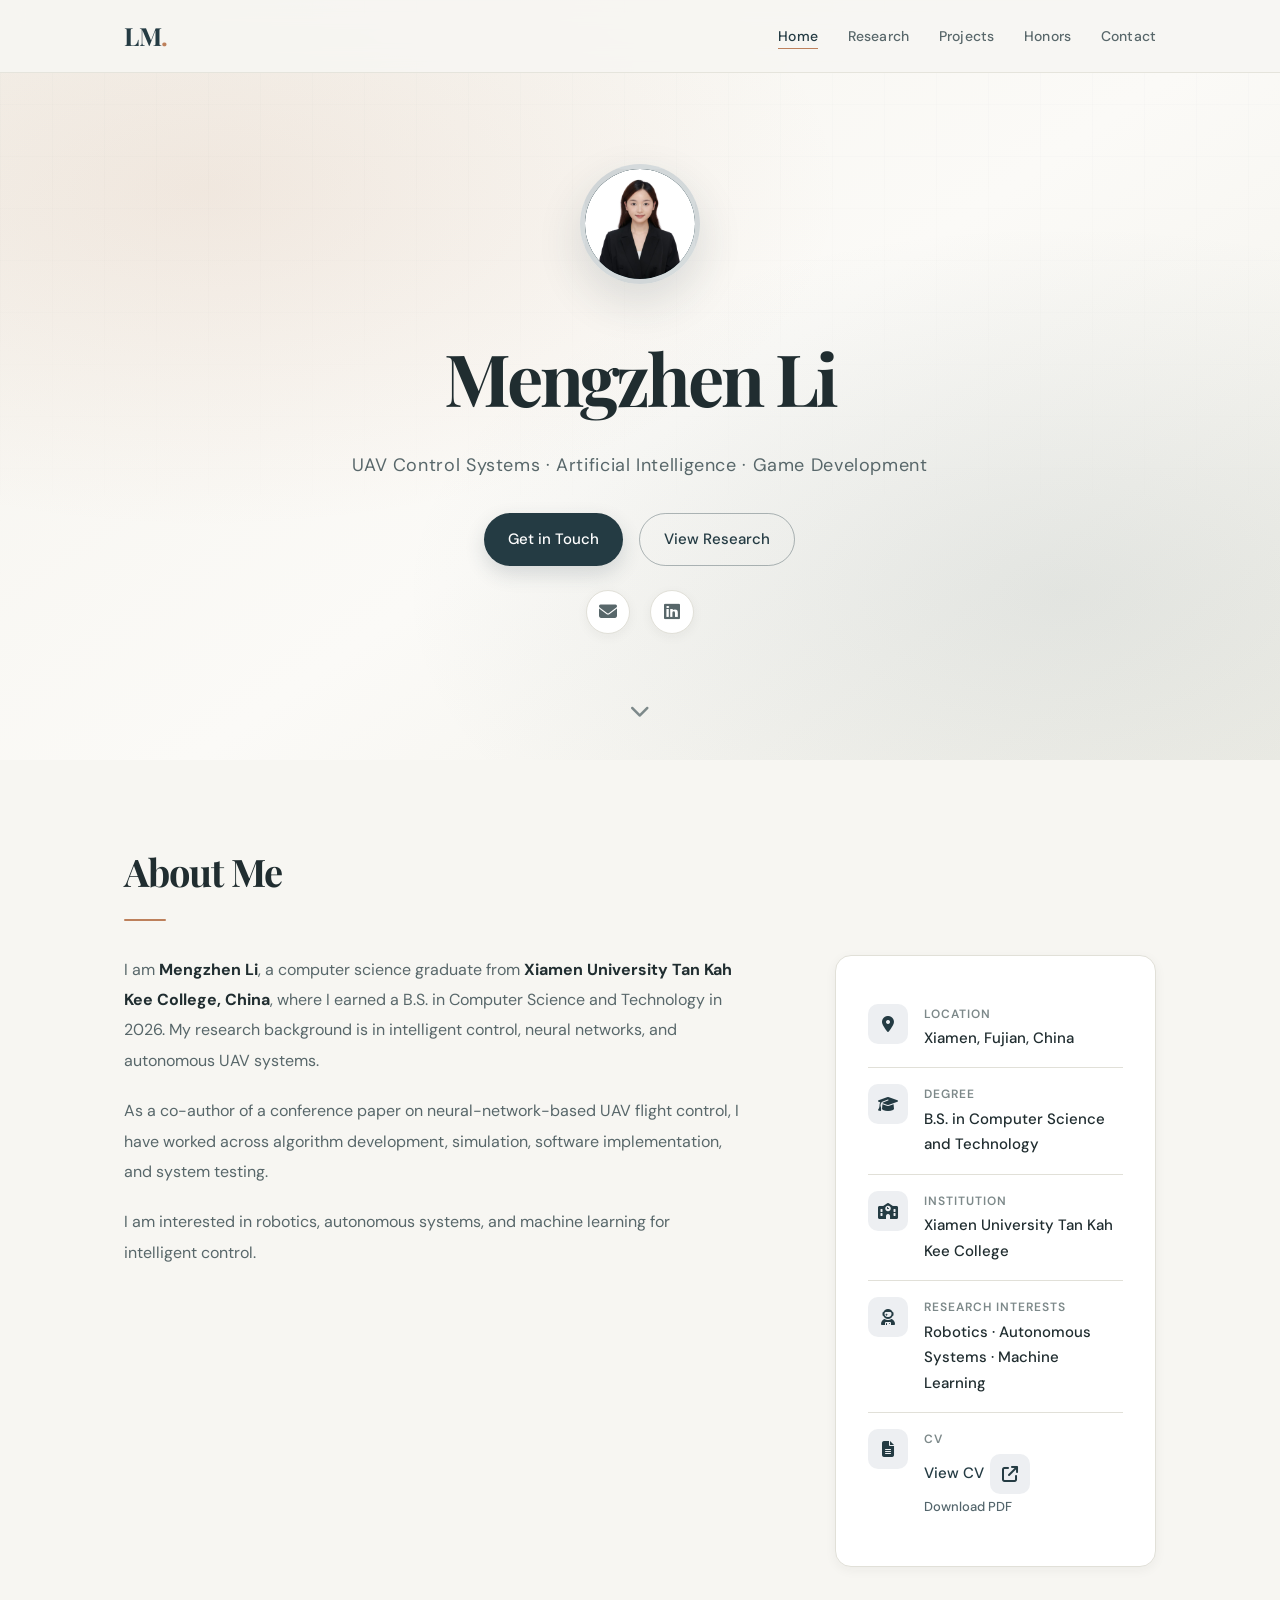
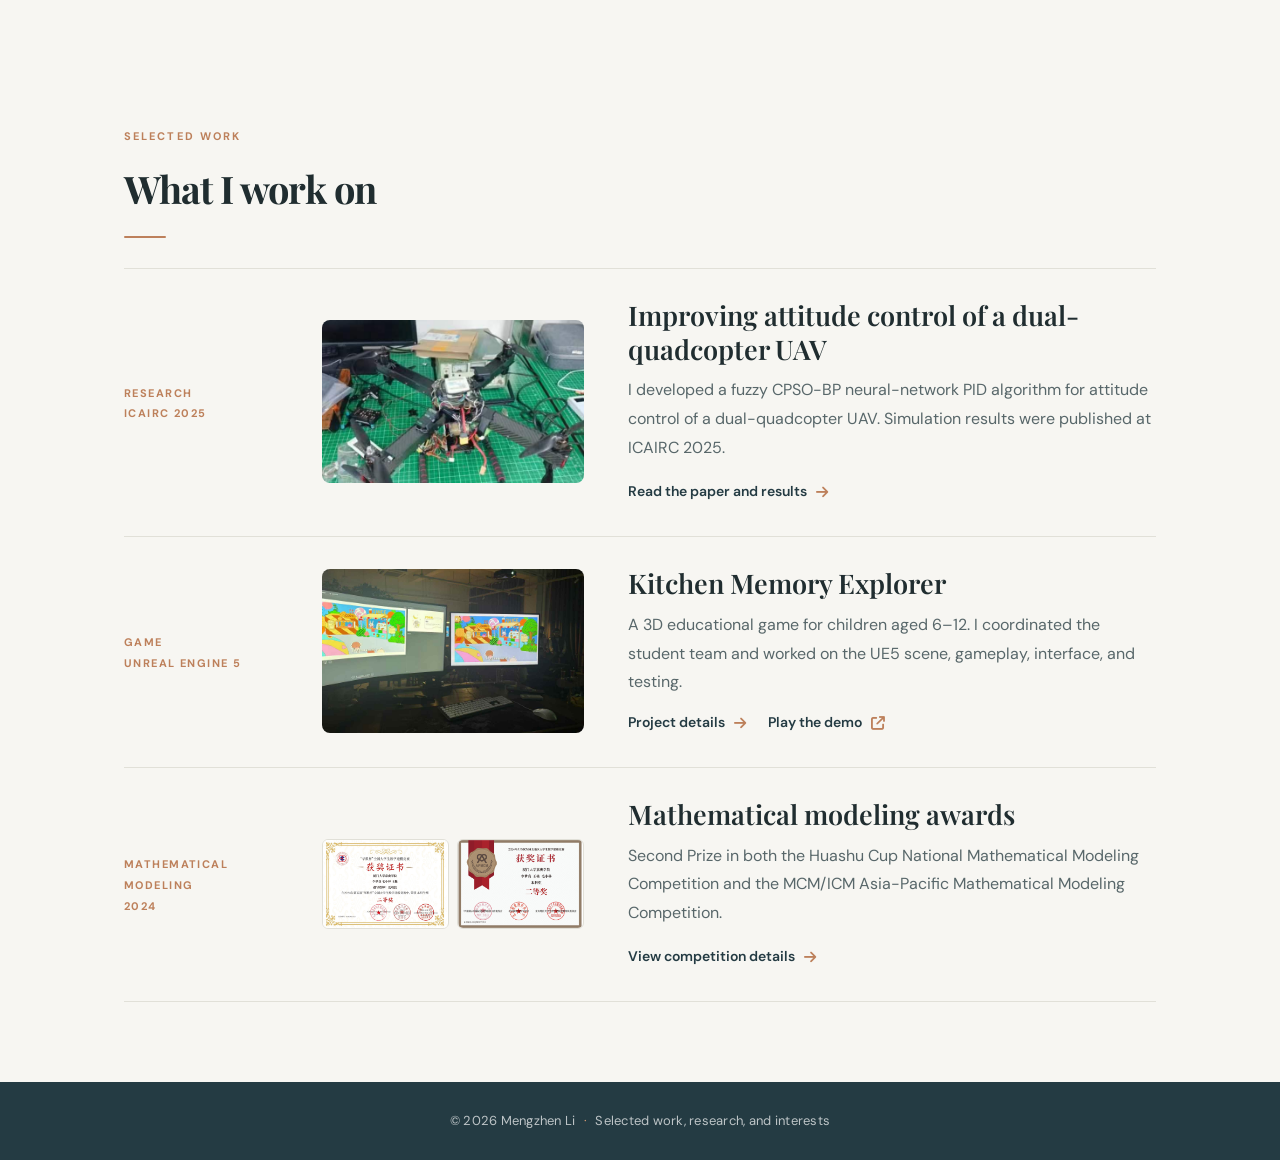
<file: index.html>
<!doctype html>
<!DOCTYPE html>

<!DOCTYPE html>

<!DOCTYPE html>

<!DOCTYPE html>

<!DOCTYPE html>

<html lang="en"><head><meta charset="utf-8"/><meta content="width=device-width, initial-scale=1" name="viewport"/><meta content="#f5f4f0" name="theme-color"/><meta content="Mengzhen Li is a computer science graduate with research experience in intelligent control, neural networks, and autonomous UAV systems." name="description"/><title>Mengzhen Li — Personal Portfolio</title><link href="css/style.css" rel="stylesheet"/><link href="https://fonts.googleapis.com" rel="preconnect"/><link crossorigin="" href="https://fonts.gstatic.com" rel="preconnect"/><link href="https://fonts.googleapis.com/css2?family=DM+Sans:wght@400;500;600;700&amp;family=Playfair+Display:wght@500;600;700&amp;display=swap" rel="stylesheet"/><link href="https://cdnjs.cloudflare.com/ajax/libs/font-awesome/6.5.1/css/all.min.css" rel="stylesheet"/></head>
<body class="portfolio-page"><nav class="navbar" id="navbar"><div class="nav-container"><a aria-label="Mengzhen Li home" class="nav-logo" href="index.html">LM<span>.</span></a><button aria-controls="nav-menu" aria-expanded="false" aria-label="Open navigation" class="hamburger" id="hamburger"><span></span><span></span><span></span></button><ul class="nav-menu" id="nav-menu"><li><a aria-current="page" class="nav-link active" href="index.html">Home</a></li><li><a class="nav-link" href="research.html">Research</a></li><li><a class="nav-link" href="projects.html">Projects</a></li><li><a class="nav-link" href="honors.html">Honors</a></li><li><a class="nav-link" href="contact.html">Contact</a></li></ul></div></nav><section class="hero" id="hero">
<div class="hero-bg"></div>
<div class="hero-content">
<div class="avatar-wrapper">
<div class="avatar">
<img alt="Mengzhen Li" src="images/avatar.jpg"/>
</div>
</div>
<h1 class="hero-name">Mengzhen Li</h1>
<p class="hero-subtitle">UAV Control Systems · Artificial Intelligence · Game Development</p>
<div class="hero-actions">
<a class="btn btn-primary" href="contact.html">Get in Touch</a>
<a class="btn btn-outline" href="research.html">View Research</a>
</div>
<div class="hero-social">
<a aria-label="Email Mengzhen Li" href="mailto:limengzhen888888@gmail.com" title="Email"><i aria-hidden="true" class="fa-solid fa-envelope"></i></a>
<a aria-label="LinkedIn profile for Mengzhen Li (opens in a new tab)" href="https://www.linkedin.com/in/jenn-li-284017421/" rel="noopener noreferrer" target="_blank" title="LinkedIn"><i aria-hidden="true" class="fa-brands fa-linkedin"></i></a>
</div>
</div>
<div class="scroll-indicator">
<i class="fa-solid fa-chevron-down"></i>
</div>
</section><main><section class="section about" id="about">
<div class="container">
<h2 class="section-title">About Me</h2>
<div class="about-grid">
<div class="about-text">
<p>I am <strong>Mengzhen Li</strong>, a computer science graduate from <strong>Xiamen University Tan Kah Kee College, China</strong>, where I earned a B.S. in Computer Science and Technology in 2026. My research background is in intelligent control, neural networks, and autonomous UAV systems.</p>
<p>As a co-author of a conference paper on neural-network-based UAV flight control, I have worked across algorithm development, simulation, software implementation, and system testing.</p>
<p>I am interested in robotics, autonomous systems, and machine learning for intelligent control.</p>
</div>
<div class="about-info">
<div class="info-card">
<div class="info-item">
<i class="fa-solid fa-location-dot"></i>
<div>
<span class="info-label">Location</span>
<span class="info-value">Xiamen, Fujian, China</span>
</div>
</div>
<div class="info-item">
<i class="fa-solid fa-graduation-cap"></i>
<div>
<span class="info-label">Degree</span>
<span class="info-value">B.S. in Computer Science and Technology</span>
</div>
</div>
<div class="info-item">
<i class="fa-solid fa-school"></i>
<div>
<span class="info-label">Institution</span>
<span class="info-value">Xiamen University Tan Kah Kee College</span>
</div>
</div>
<div class="info-item">
<i class="fa-solid fa-user-astronaut"></i>
<div>
<span class="info-label">Research Interests</span>
<span class="info-value">Robotics · Autonomous Systems · Machine Learning</span>
</div>
</div>
<div class="info-item">
<i class="fa-solid fa-file-lines"></i>
<div>
<span class="info-label">CV</span>
<div class="cv-actions"><a class="info-value link" href="CV/Mengzhen_Li_CV.pdf" target="_blank" rel="noopener noreferrer">View CV <i class="fa-solid fa-arrow-up-right-from-square"></i></a><a class="info-value link cv-download" href="CV/Mengzhen_Li_CV.pdf" download>Download PDF</a></div>
</div>
</div>
</div>
</div>
</div>
</div>
</section><section class="section home-overview" id="selected-work">
<div class="container">
<p class="eyebrow">SELECTED WORK</p>
<h2 class="section-title">What I work on</h2>
<div class="home-work-list">
<article class="home-work-item">
<p class="home-work-type">RESEARCH<br/>ICAIRC 2025</p>
<a class="home-work-image" href="research.html#uav-project"><img alt="Dual-quadrotor UAV prototype in the laboratory" loading="lazy" src="media/uav-lab/dual-quadrotor-prototype.jpg"/></a>
<div class="home-work-copy">
<h3>Improving attitude control of a dual-quadcopter UAV</h3>
<p>I developed a fuzzy CPSO-BP neural-network PID algorithm for attitude control of a dual-quadcopter UAV. Simulation results were published at ICAIRC 2025.</p>
<a class="home-work-link" href="research.html#publication">Read the paper and results <i class="fa-solid fa-arrow-right"></i></a>
</div>
</article>
<article class="home-work-item">
<p class="home-work-type">GAME<br/>UNREAL ENGINE 5</p>
<a class="home-work-image" href="projects.html#selected-projects"><img alt="Kitchen Memory Explorer gameplay displayed during a lab playtest" loading="lazy" src="media/ue5-lab/kitchen-memory-explorer-playtest.jpg"/></a>
<div class="home-work-copy">
<h3>Kitchen Memory Explorer</h3>
<p>A 3D educational game for children aged 6–12. I coordinated the student team and worked on the UE5 scene, gameplay, interface, and testing.</p>
<div class="home-work-actions"><a class="home-work-link" href="projects.html#selected-projects">Project details <i class="fa-solid fa-arrow-right"></i></a><a class="home-work-link" href="https://kanicarp.itch.io/kitchen-memory-explorer" rel="noopener noreferrer" target="_blank">Play the demo <i class="fa-solid fa-arrow-up-right-from-square"></i></a></div>
</div>
</article>
<article class="home-work-item home-work-item--certificates">
<p class="home-work-type">MATHEMATICAL MODELING<br/>2024</p>
<div class="home-work-certificates">
<button aria-label="View Huashu Cup second-prize certificate" class="home-work-certificate" onclick="openLightbox('images/awards/award-huashubei-web.jpg')" type="button"><img alt="Huashu Cup National Mathematical Modeling Competition second-prize certificate" loading="lazy" src="images/awards/award-huashubei-web.jpg"/></button>
<button aria-label="View MCM/ICM second-prize certificate" class="home-work-certificate" onclick="openLightbox('images/awards/award-apmcm-web.jpg')" type="button"><img alt="MCM/ICM Asia-Pacific Mathematical Modeling Competition second-prize certificate" loading="lazy" src="images/awards/award-apmcm-web.jpg"/></button>
</div>
<div class="home-work-copy">
<h3>Mathematical modeling awards</h3>
<p>Second Prize in both the Huashu Cup National Mathematical Modeling Competition and the MCM/ICM Asia-Pacific Mathematical Modeling Competition.</p>
<a class="home-work-link" href="honors.html#mathematical-modeling">View competition details <i class="fa-solid fa-arrow-right"></i></a>
</div>
</article>
</div>
</div>
</section></main><footer class="footer"><div class="container"><p>© 2026 Mengzhen Li <span>·</span> Selected work, research, and interests</p></div></footer><script src="js/script.js"></script><div class="lightbox" id="lightbox" onclick="closeLightbox()"><button aria-label="Close image" class="lightbox-close" type="button">×</button><img alt="" class="lightbox-content" id="lightbox-img"/><div class="lightbox-caption">Click anywhere to close</div></div></body></html>
</file>
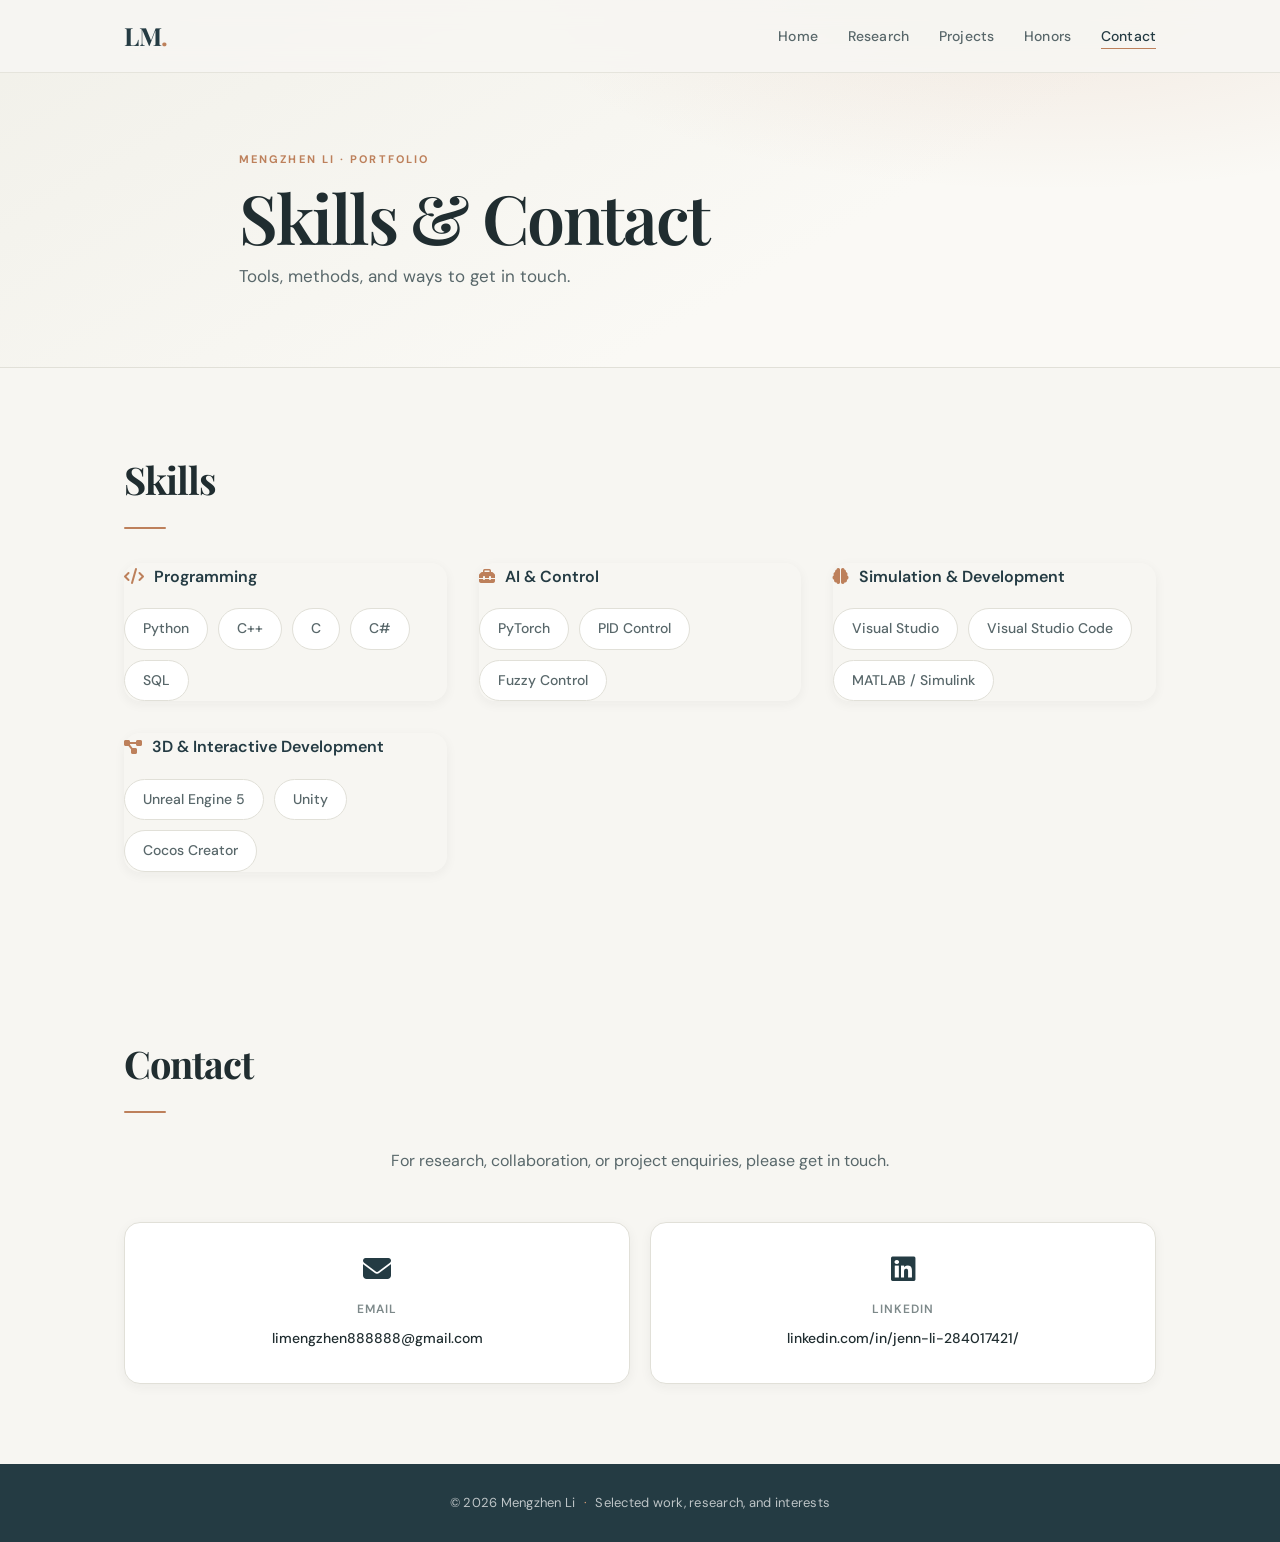
<file: contact.html>
<!doctype html>
<!DOCTYPE html>

<!DOCTYPE html>

<!DOCTYPE html>

<!DOCTYPE html>

<html lang="en"><head><meta charset="utf-8"/><meta content="width=device-width, initial-scale=1" name="viewport"/><meta content="#f5f4f0" name="theme-color"/><meta content="Tools, methods, and ways to get in touch." name="description"/><title>Skills &amp; Contact · Mengzhen Li</title><link href="css/style.css" rel="stylesheet"/><link href="https://fonts.googleapis.com" rel="preconnect"/><link crossorigin="" href="https://fonts.gstatic.com" rel="preconnect"/><link href="https://fonts.googleapis.com/css2?family=DM+Sans:wght@400;500;600;700&amp;family=Playfair+Display:wght@500;600;700&amp;display=swap" rel="stylesheet"/><link href="https://cdnjs.cloudflare.com/ajax/libs/font-awesome/6.5.1/css/all.min.css" rel="stylesheet"/></head>
<body class="portfolio-page"><nav class="navbar" id="navbar"><div class="nav-container"><a aria-label="Mengzhen Li home" class="nav-logo" href="index.html">LM<span>.</span></a><button aria-controls="nav-menu" aria-expanded="false" aria-label="Open navigation" class="hamburger" id="hamburger"><span></span><span></span><span></span></button><ul class="nav-menu" id="nav-menu"><li><a class="nav-link" href="index.html">Home</a></li><li><a class="nav-link" href="research.html">Research</a></li><li><a class="nav-link" href="projects.html">Projects</a></li><li><a class="nav-link" href="honors.html">Honors</a></li><li><a aria-current="page" class="nav-link active" href="contact.html">Contact</a></li></ul></div></nav><header class="page-masthead"><div class="container"><p class="eyebrow">MENGZHEN LI · PORTFOLIO</p><h1>Skills &amp; Contact</h1><p>Tools, methods, and ways to get in touch.</p></div></header><main><section class="section skills" id="skills">
<div class="container">
<h2 class="section-title">Skills</h2>
<div class="skills-grid">
<div class="skill-category">
<h3><i class="fa-solid fa-code"></i> Programming</h3>
<div class="skill-tags"><span class="skill-tag">Python</span><span class="skill-tag">C++</span><span class="skill-tag">C</span><span class="skill-tag">C#</span><span class="skill-tag">SQL</span></div>
</div>
<div class="skill-category">
<h3><i class="fa-solid fa-toolbox"></i> AI &amp; Control</h3>
<div class="skill-tags"><span class="skill-tag">PyTorch</span><span class="skill-tag">PID Control</span><span class="skill-tag">Fuzzy Control</span></div>
</div>
<div class="skill-category">
<h3><i class="fa-solid fa-brain"></i> Simulation &amp; Development</h3>
<div class="skill-tags"><span class="skill-tag">Visual Studio</span><span class="skill-tag">Visual Studio Code</span><span class="skill-tag">MATLAB / Simulink</span></div>
</div>
<div class="skill-category">
<h3><i class="fa-solid fa-diagram-project"></i> 3D &amp; Interactive Development</h3>
<div class="skill-tags"><span class="skill-tag">Unreal Engine 5</span><span class="skill-tag">Unity</span><span class="skill-tag">Cocos Creator</span></div>
</div>
</div>
</div>
</section><section class="section contact" id="contact">
<div class="container">
<h2 class="section-title">Contact</h2>
<p class="contact-intro">For research, collaboration, or project enquiries, please get in touch.</p>
<div class="contact-grid">
<a class="contact-card" href="mailto:limengzhen888888@gmail.com">
<i class="fa-solid fa-envelope"></i>
<span class="contact-label">Email</span>
<span class="contact-value">limengzhen888888@gmail.com</span>
</a>
<a aria-label="LinkedIn profile for Mengzhen Li (opens in a new tab)" class="contact-card" href="https://www.linkedin.com/in/jenn-li-284017421/" rel="noopener noreferrer" target="_blank">
<i aria-hidden="true" class="fa-brands fa-linkedin"></i>
<span class="contact-label">LinkedIn</span>
<span class="contact-value">linkedin.com/in/jenn-li-284017421/</span>
</a>
</div>
</div>
</section></main><footer class="footer"><div class="container"><p>© 2026 Mengzhen Li <span>·</span> Selected work, research, and interests</p></div></footer><script src="js/script.js"></script><div class="lightbox" id="lightbox" onclick="closeLightbox()"><button aria-label="Close image" class="lightbox-close" type="button">×</button><img alt="" class="lightbox-content" id="lightbox-img"/><div class="lightbox-caption">Click anywhere to close</div></div></body></html>
</file>
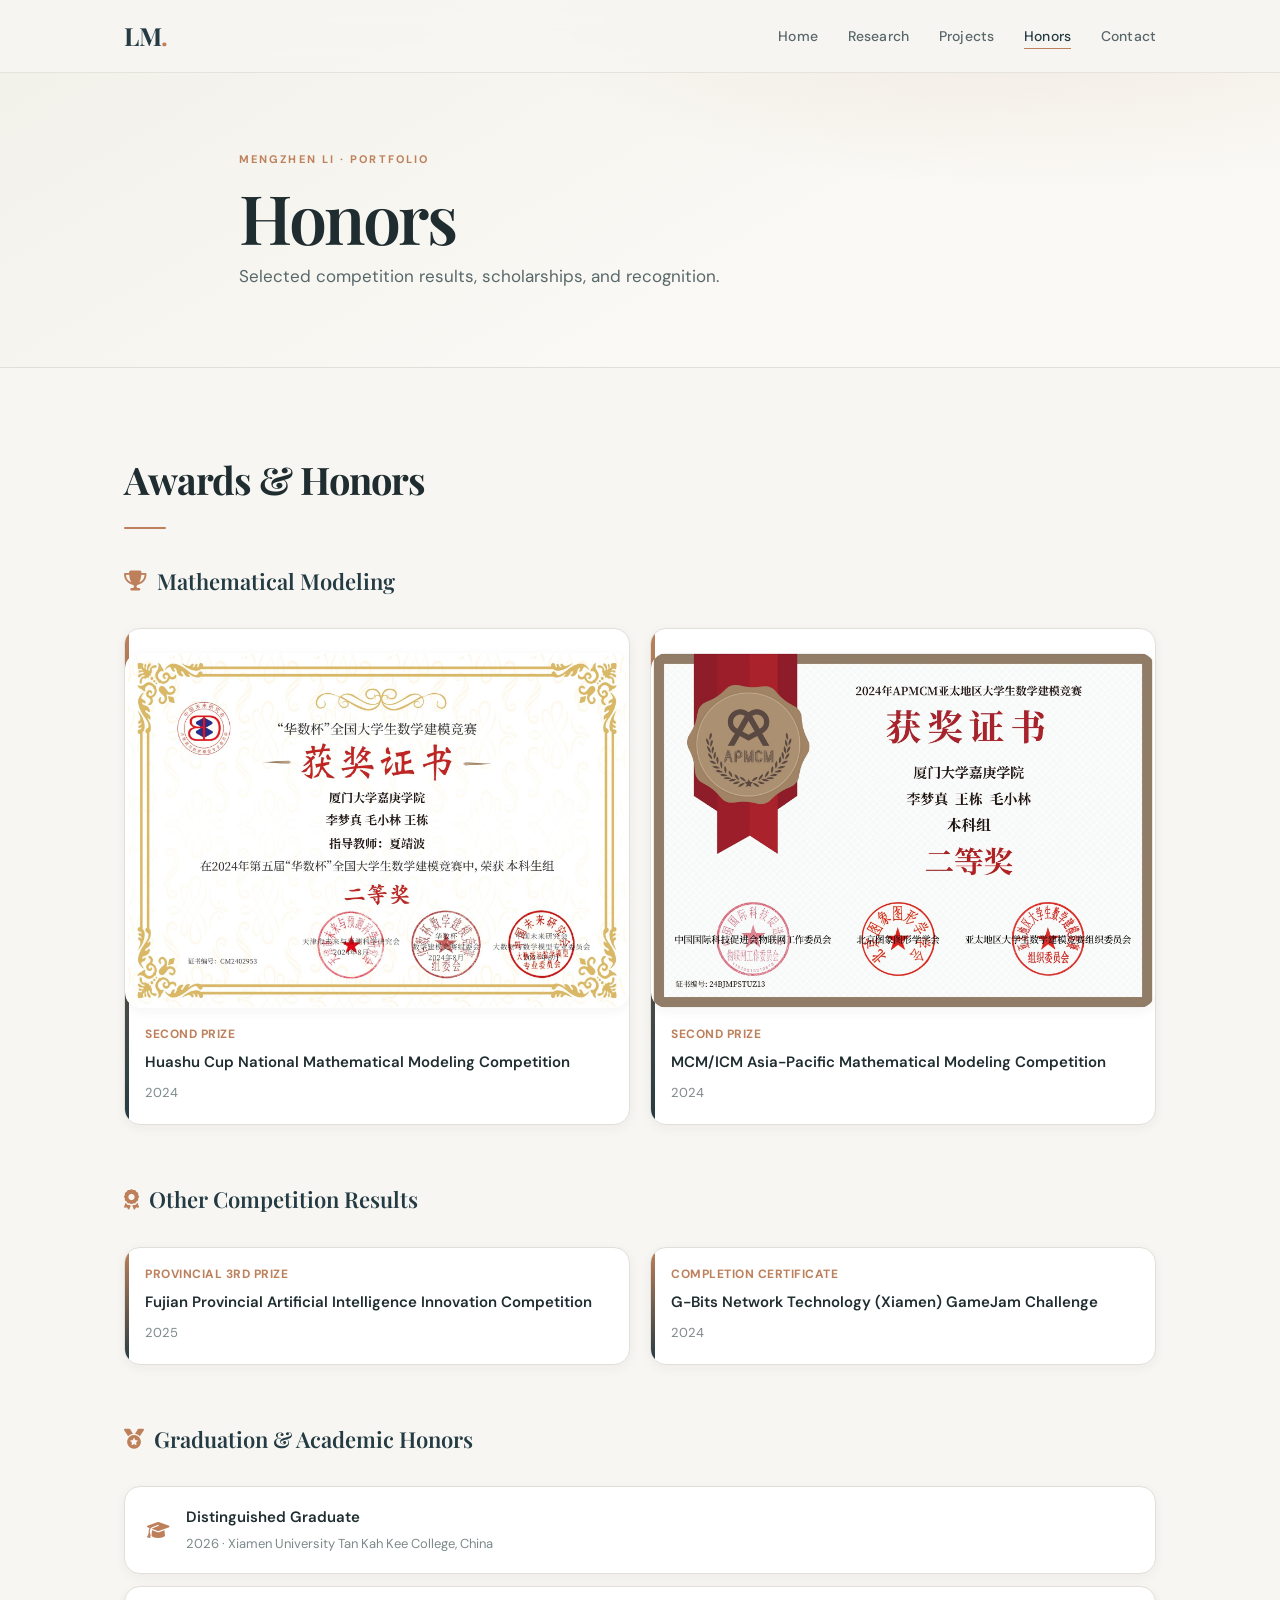
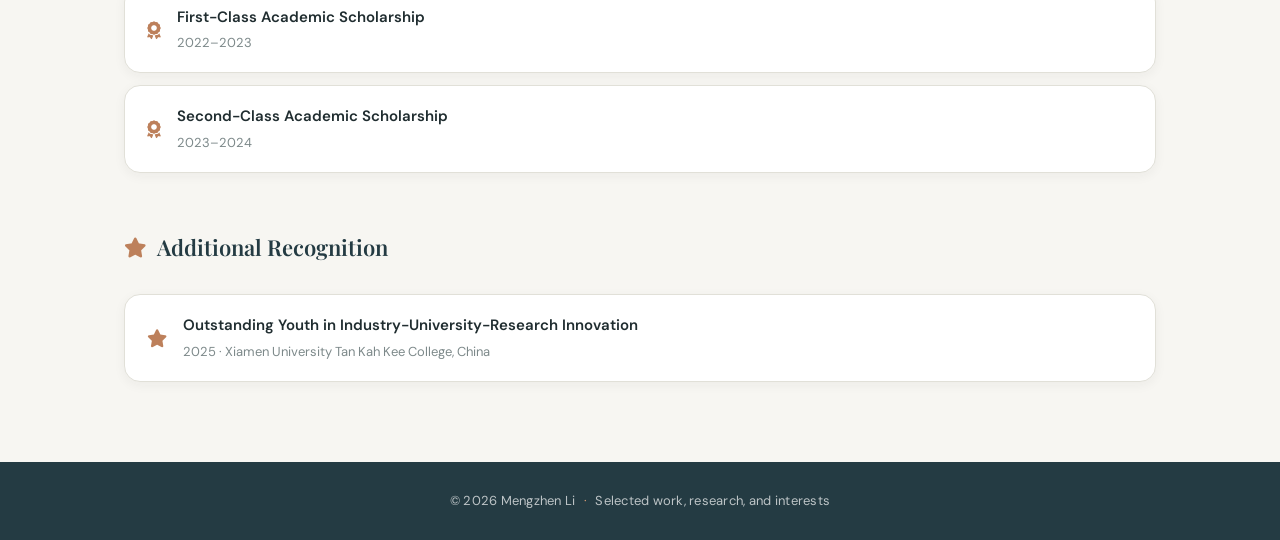
<file: honors.html>
<!doctype html>
<!DOCTYPE html>

<!DOCTYPE html>

<!DOCTYPE html>

<!DOCTYPE html>

<html lang="en"><head><meta charset="utf-8"/><meta content="width=device-width, initial-scale=1" name="viewport"/><meta content="#f5f4f0" name="theme-color"/><meta content="Selected competition results, scholarships, and recognition." name="description"/><title>Honors · Mengzhen Li</title><link href="css/style.css" rel="stylesheet"/><link href="https://fonts.googleapis.com" rel="preconnect"/><link crossorigin="" href="https://fonts.gstatic.com" rel="preconnect"/><link href="https://fonts.googleapis.com/css2?family=DM+Sans:wght@400;500;600;700&amp;family=Playfair+Display:wght@500;600;700&amp;display=swap" rel="stylesheet"/><link href="https://cdnjs.cloudflare.com/ajax/libs/font-awesome/6.5.1/css/all.min.css" rel="stylesheet"/></head>
<body class="portfolio-page"><nav class="navbar" id="navbar"><div class="nav-container"><a aria-label="Mengzhen Li home" class="nav-logo" href="index.html">LM<span>.</span></a><button aria-controls="nav-menu" aria-expanded="false" aria-label="Open navigation" class="hamburger" id="hamburger"><span></span><span></span><span></span></button><ul class="nav-menu" id="nav-menu"><li><a class="nav-link" href="index.html">Home</a></li><li><a class="nav-link" href="research.html">Research</a></li><li><a class="nav-link" href="projects.html">Projects</a></li><li><a aria-current="page" class="nav-link active" href="honors.html">Honors</a></li><li><a class="nav-link" href="contact.html">Contact</a></li></ul></div></nav><header class="page-masthead"><div class="container"><p class="eyebrow">MENGZHEN LI · PORTFOLIO</p><h1>Honors</h1><p>Selected competition results, scholarships, and recognition.</p></div></header><main><section class="section awards" id="awards">
<div class="container">
<h2 class="section-title">Awards &amp; Honors</h2>
<div class="awards-group">
<h3 class="subsection-title" id="mathematical-modeling"><i class="fa-solid fa-trophy"></i> Mathematical Modeling</h3>
<div class="awards-grid">
<div class="award-card award-card-photo">
<button aria-label="View Huashu Cup certificate" class="award-img award-certificate" onclick="openLightbox('images/awards/award-huashubei-web.jpg')" type="button"><img alt="Huashu Cup 2024 second-prize certificate" loading="lazy" src="images/awards/award-huashubei-web.jpg"/></button>
<div class="award-rank">Second Prize</div>
<h4>Huashu Cup National Mathematical Modeling Competition</h4>
<p>2024</p>
</div>
<div class="award-card award-card-photo">
<button aria-label="View MCM/ICM certificate" class="award-img award-certificate" onclick="openLightbox('images/awards/award-apmcm-web.jpg')" type="button"><img alt="MCM/ICM 2024 Asia-Pacific second-prize certificate" loading="lazy" src="images/awards/award-apmcm-web.jpg"/></button>
<div class="award-rank">Second Prize</div>
<h4>MCM/ICM Asia-Pacific Mathematical Modeling Competition</h4>
<p>2024</p>
</div>
</div>
</div>
<div class="awards-group">
<h3 class="subsection-title"><i class="fa-solid fa-award"></i> Other Competition Results</h3>
<div class="awards-grid">
<div class="award-card award-card-photo">
<div class="award-rank">Provincial 3rd Prize</div>
<h4>Fujian Provincial Artificial Intelligence Innovation Competition</h4>
<p>2025</p>
</div>
<div class="award-card award-card-photo">
<div class="award-rank">Completion Certificate</div>
<h4>G-Bits Network Technology (Xiamen) GameJam Challenge</h4>
<p>2024</p>
</div>
</div>
</div>
<div class="awards-group">
<h3 class="subsection-title"><i class="fa-solid fa-medal"></i> Graduation &amp; Academic Honors</h3>
<div class="scholarship-list"><div class="scholarship-item"><i class="fa-solid fa-graduation-cap"></i><div><strong>Distinguished Graduate</strong><span>2026 · Xiamen University Tan Kah Kee College, China</span></div></div><div class="scholarship-item"><i class="fa-solid fa-award"></i><div><strong>First-Class Academic Scholarship</strong><span>2022–2023</span></div></div><div class="scholarship-item"><i class="fa-solid fa-award"></i><div><strong>Second-Class Academic Scholarship</strong><span>2023–2024</span></div></div></div>
</div>
<div class="awards-group">
<h3 class="subsection-title"><i class="fa-solid fa-star"></i> Additional Recognition</h3>
<div class="scholarship-list"><div class="scholarship-item"><i class="fa-solid fa-star"></i><div><strong>Outstanding Youth in Industry-University-Research Innovation</strong><span>2025 · Xiamen University Tan Kah Kee College, China</span></div></div></div>
</div>
</div>
</section></main><footer class="footer"><div class="container"><p>© 2026 Mengzhen Li <span>·</span> Selected work, research, and interests</p></div></footer><script src="js/script.js"></script><div class="lightbox" id="lightbox" onclick="closeLightbox()"><button aria-label="Close image" class="lightbox-close" type="button">×</button><img alt="" class="lightbox-content" id="lightbox-img"/><div class="lightbox-caption">Click anywhere to close</div></div></body></html>
</file>
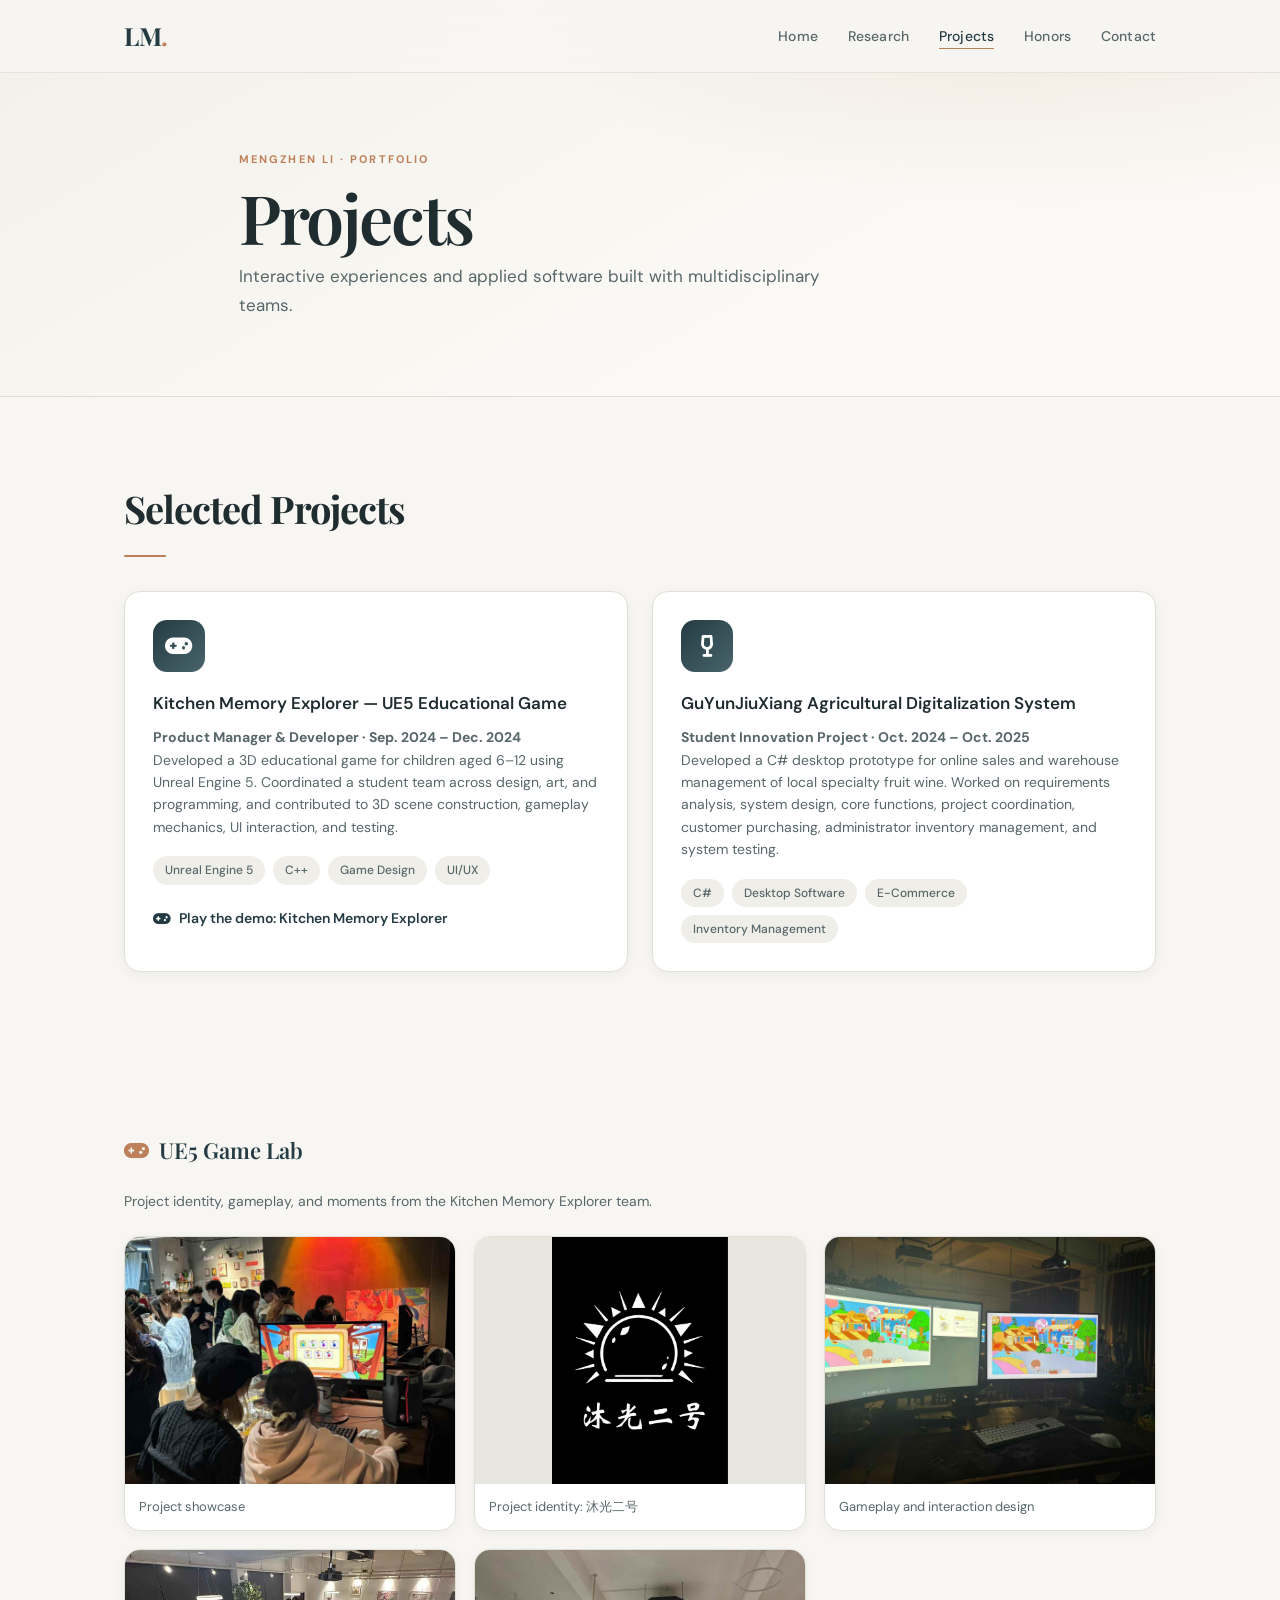
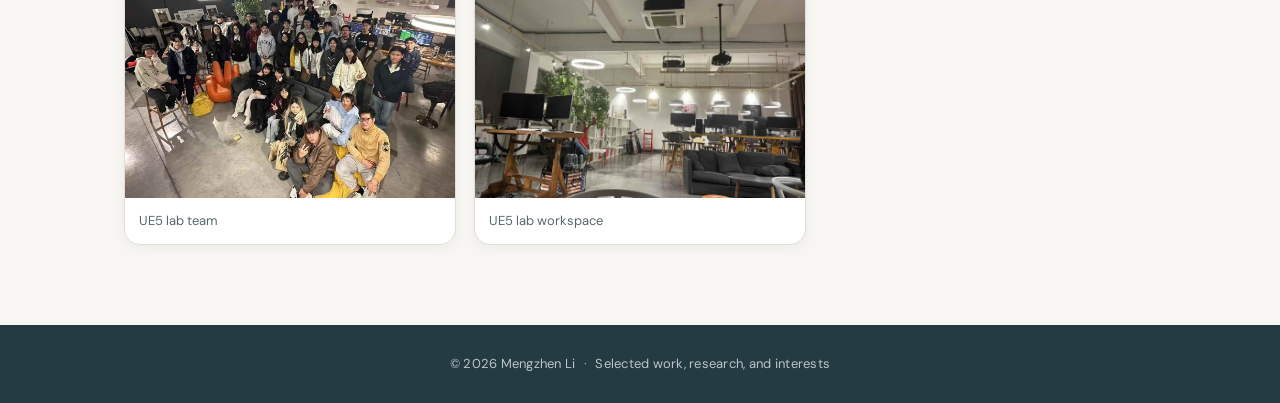
<file: projects.html>
<!doctype html>
<!DOCTYPE html>

<!DOCTYPE html>

<!DOCTYPE html>

<!DOCTYPE html>

<html lang="en"><head><meta charset="utf-8"/><meta content="width=device-width, initial-scale=1" name="viewport"/><meta content="#f5f4f0" name="theme-color"/><meta content="Interactive experiences and applied software built with multidisciplinary teams." name="description"/><title>Projects · Mengzhen Li</title><link href="css/style.css" rel="stylesheet"/><link href="https://fonts.googleapis.com" rel="preconnect"/><link crossorigin="" href="https://fonts.gstatic.com" rel="preconnect"/><link href="https://fonts.googleapis.com/css2?family=DM+Sans:wght@400;500;600;700&amp;family=Playfair+Display:wght@500;600;700&amp;display=swap" rel="stylesheet"/><link href="https://cdnjs.cloudflare.com/ajax/libs/font-awesome/6.5.1/css/all.min.css" rel="stylesheet"/></head>
<body class="portfolio-page"><nav class="navbar" id="navbar"><div class="nav-container"><a aria-label="Mengzhen Li home" class="nav-logo" href="index.html">LM<span>.</span></a><button aria-controls="nav-menu" aria-expanded="false" aria-label="Open navigation" class="hamburger" id="hamburger"><span></span><span></span><span></span></button><ul class="nav-menu" id="nav-menu"><li><a class="nav-link" href="index.html">Home</a></li><li><a class="nav-link" href="research.html">Research</a></li><li><a aria-current="page" class="nav-link active" href="projects.html">Projects</a></li><li><a class="nav-link" href="honors.html">Honors</a></li><li><a class="nav-link" href="contact.html">Contact</a></li></ul></div></nav><header class="page-masthead"><div class="container"><p class="eyebrow">MENGZHEN LI · PORTFOLIO</p><h1>Projects</h1><p>Interactive experiences and applied software built with multidisciplinary teams.</p></div></header><main><section class="section research" id="selected-projects"><div class="container"><h2 class="section-title">Selected Projects</h2><div class="project-grid"><div class="project-card">
<div class="project-icon"><i class="fa-solid fa-gamepad"></i></div>
<h4>Kitchen Memory Explorer — UE5 Educational Game</h4>
<p><strong>Product Manager &amp; Developer · Sep. 2024 – Dec. 2024</strong><br/>Developed a 3D educational game for children aged 6–12 using Unreal Engine 5. Coordinated a student team across design, art, and programming, and contributed to 3D scene construction, gameplay mechanics, UI interaction, and testing.</p>
<div class="project-tags">
<span>Unreal Engine 5</span><span>C++</span><span>Game Design</span><span>UI/UX</span>
</div>
<div class="project-actions">
<a class="project-link" href="https://kanicarp.itch.io/kitchen-memory-explorer" rel="noopener noreferrer" target="_blank">
<i aria-hidden="true" class="fa-solid fa-gamepad"></i> Play the demo: Kitchen Memory Explorer
                        </a>
</div>
</div><div class="project-card">
<div class="project-icon"><i class="fa-solid fa-wine-glass-alt"></i></div>
<h4>GuYunJiuXiang Agricultural Digitalization System</h4>
<p><strong>Student Innovation Project · Oct. 2024 – Oct. 2025</strong><br/>Developed a C# desktop prototype for online sales and warehouse management of local specialty fruit wine. Worked on requirements analysis, system design, core functions, project coordination, customer purchasing, administrator inventory management, and system testing.</p>
<div class="project-tags"><span>C#</span><span>Desktop Software</span><span>E-Commerce</span><span>Inventory Management</span></div>
</div></div></div></section><section class="section research" id="ue5-lab"><div class="container"><div class="subsection ue5-gallery">
<h3 class="subsection-title"><i class="fa-solid fa-gamepad"></i> UE5 Game Lab</h3>
<p class="uav-gallery-intro">Project identity, gameplay, and moments from the Kitchen Memory Explorer team.</p>
<div class="ue5-photo-grid">
<figure class="ue5-photo-item">
<img alt="Kitchen Memory Explorer displayed during a lab showcase" loading="lazy" onclick="openLightbox('media/ue5-lab/ue5-lab-demo-showcase.jpg')" src="media/ue5-lab/ue5-lab-demo-showcase.jpg"/>
<figcaption>Project showcase</figcaption>
</figure>
<figure class="ue5-photo-item ue5-logo-item">
<img alt="Black and white project mark reading Mu Guang No. 2" loading="lazy" onclick="openLightbox('media/ue5-lab/ue5-game-logo.jpg')" src="media/ue5-lab/ue5-game-logo.jpg"/>
<figcaption>Project identity: 沐光二号</figcaption>
</figure>
<figure class="ue5-photo-item">
<img alt="Kitchen Memory Explorer gameplay shown on lab displays" loading="lazy" onclick="openLightbox('media/ue5-lab/kitchen-memory-explorer-playtest.jpg')" src="media/ue5-lab/kitchen-memory-explorer-playtest.jpg"/>
<figcaption>Gameplay and interaction design</figcaption>
</figure>
<figure class="ue5-photo-item">
<img alt="The UE5 lab team" loading="lazy" onclick="openLightbox('media/ue5-lab/ue5-lab-team.jpg')" src="media/ue5-lab/ue5-lab-team.jpg"/>
<figcaption>UE5 lab team</figcaption>
</figure>
<figure class="ue5-photo-item">
<img alt="Workspace inside the UE5 lab" loading="lazy" onclick="openLightbox('media/ue5-lab/ue5-lab-space.jpg')" src="media/ue5-lab/ue5-lab-space.jpg"/>
<figcaption>UE5 lab workspace</figcaption>
</figure>
</div>
</div></div></section></main><footer class="footer"><div class="container"><p>© 2026 Mengzhen Li <span>·</span> Selected work, research, and interests</p></div></footer><script src="js/script.js"></script><div class="lightbox" id="lightbox" onclick="closeLightbox()"><button aria-label="Close image" class="lightbox-close" type="button">×</button><img alt="" class="lightbox-content" id="lightbox-img"/><div class="lightbox-caption">Click anywhere to close</div></div></body></html>
</file>
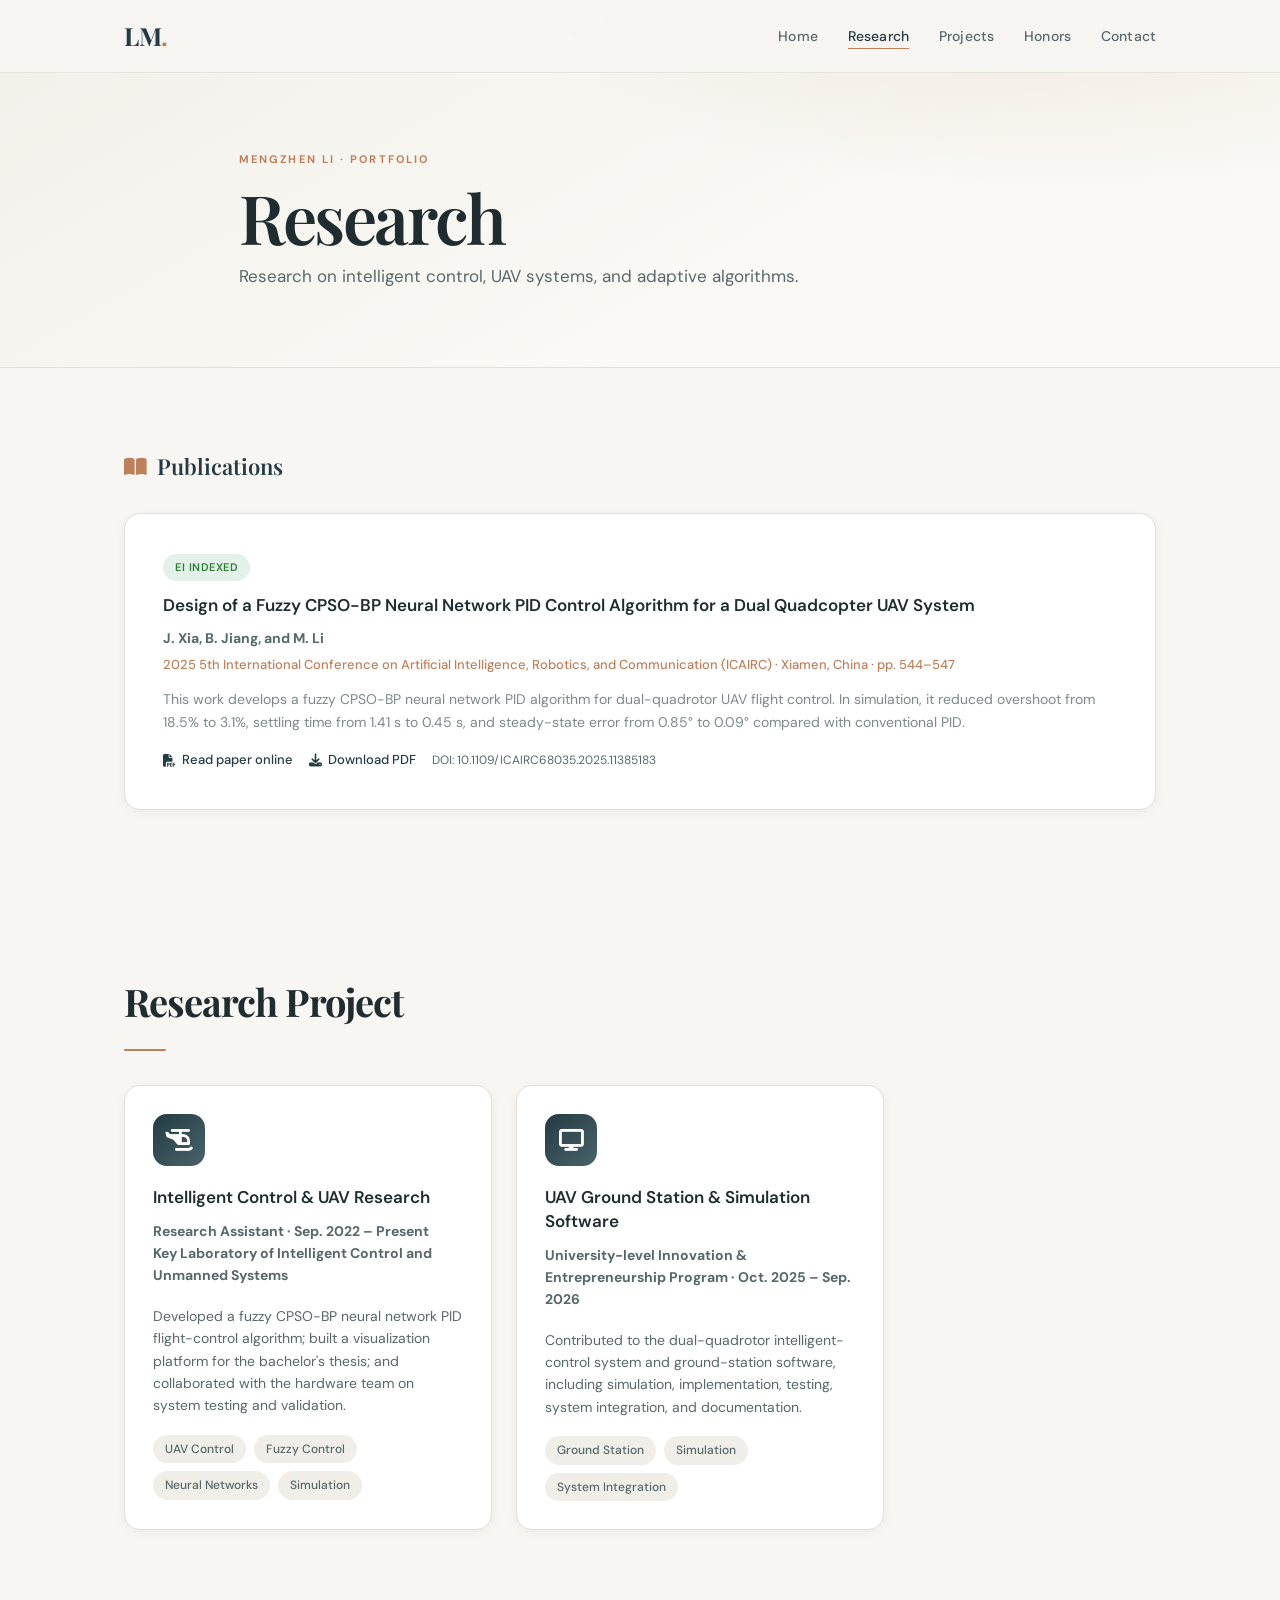
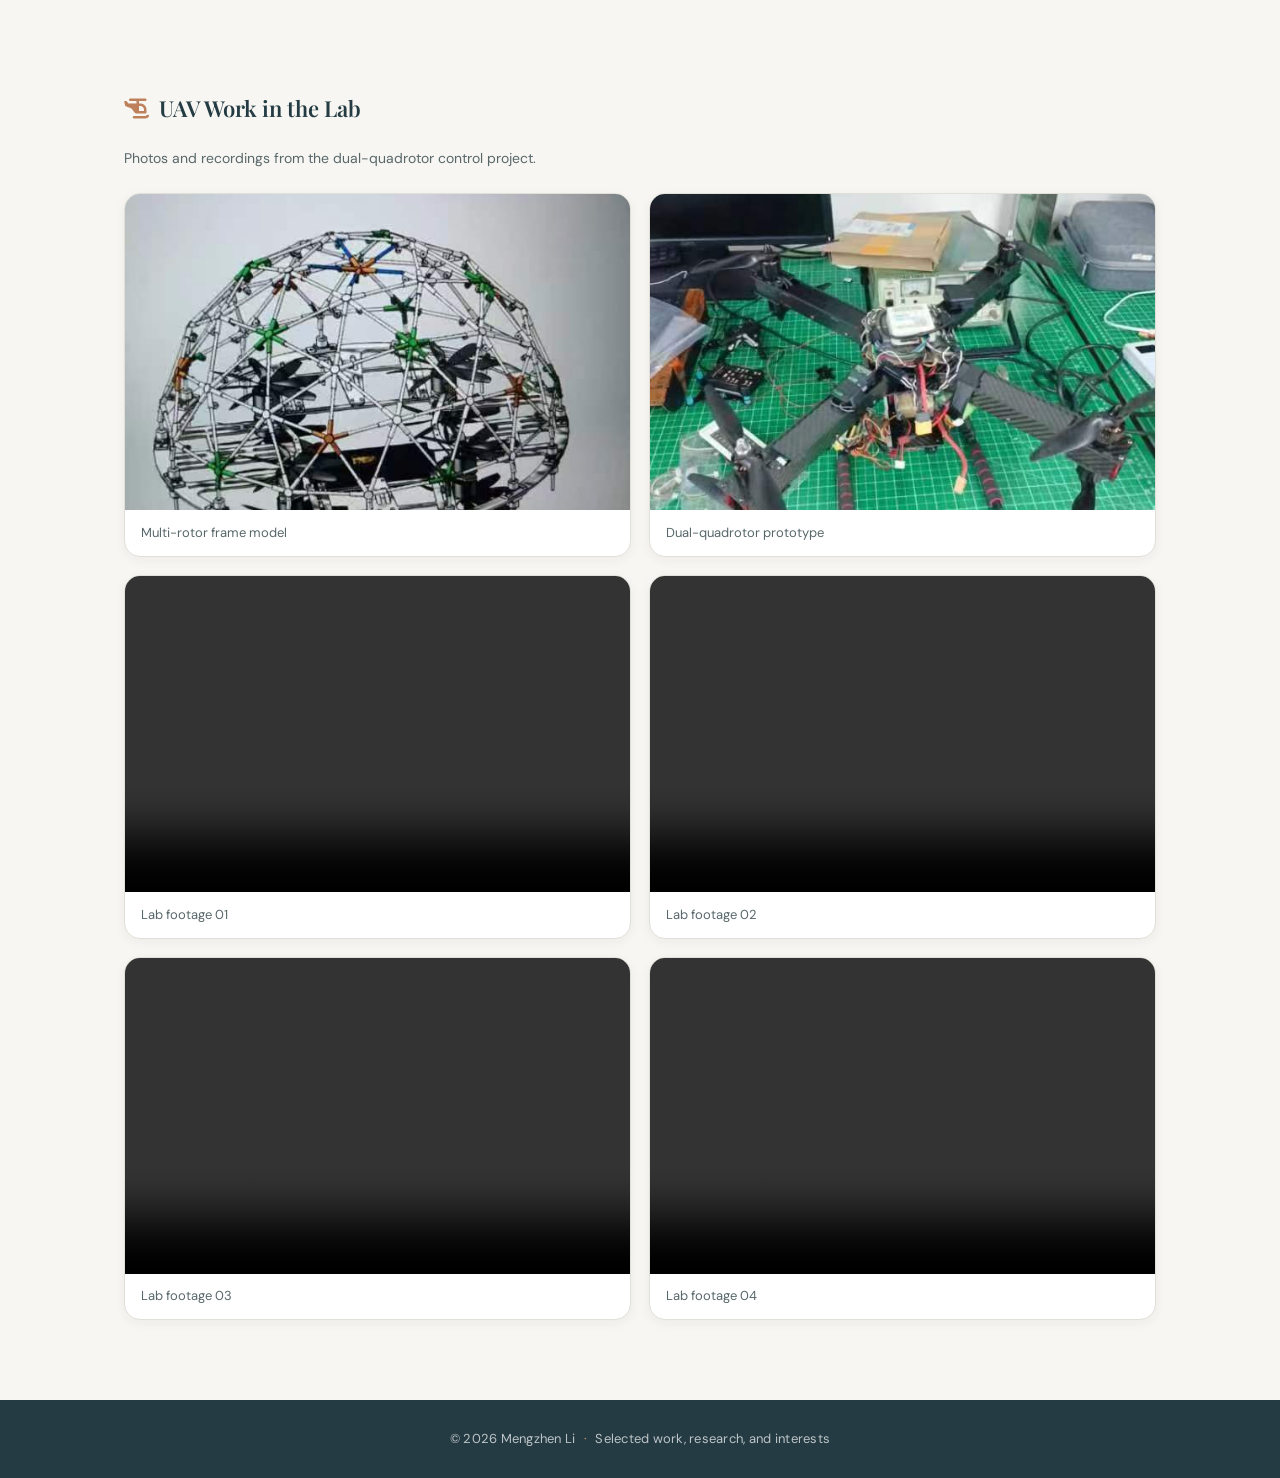
<file: research.html>
<!doctype html>
<!DOCTYPE html>

<!DOCTYPE html>

<!DOCTYPE html>

<!DOCTYPE html>

<html lang="en"><head><meta charset="utf-8"/><meta content="width=device-width, initial-scale=1" name="viewport"/><meta content="#f5f4f0" name="theme-color"/><meta content="Research on intelligent control, UAV systems, and adaptive algorithms." name="description"/><title>Research · Mengzhen Li</title><link href="css/style.css" rel="stylesheet"/><link href="https://fonts.googleapis.com" rel="preconnect"/><link crossorigin="" href="https://fonts.gstatic.com" rel="preconnect"/><link href="https://fonts.googleapis.com/css2?family=DM+Sans:wght@400;500;600;700&amp;family=Playfair+Display:wght@500;600;700&amp;display=swap" rel="stylesheet"/><link href="https://cdnjs.cloudflare.com/ajax/libs/font-awesome/6.5.1/css/all.min.css" rel="stylesheet"/></head>
<body class="portfolio-page"><nav class="navbar" id="navbar"><div class="nav-container"><a aria-label="Mengzhen Li home" class="nav-logo" href="index.html">LM<span>.</span></a><button aria-controls="nav-menu" aria-expanded="false" aria-label="Open navigation" class="hamburger" id="hamburger"><span></span><span></span><span></span></button><ul class="nav-menu" id="nav-menu"><li><a class="nav-link" href="index.html">Home</a></li><li><a aria-current="page" class="nav-link active" href="research.html">Research</a></li><li><a class="nav-link" href="projects.html">Projects</a></li><li><a class="nav-link" href="honors.html">Honors</a></li><li><a class="nav-link" href="contact.html">Contact</a></li></ul></div></nav><header class="page-masthead"><div class="container"><p class="eyebrow">MENGZHEN LI · PORTFOLIO</p><h1>Research</h1><p>Research on intelligent control, UAV systems, and adaptive algorithms.</p></div></header><main><section class="section research" id="publication"><div class="container"><div class="subsection">
<h3 class="subsection-title"><i class="fa-solid fa-book-open"></i> Publications</h3>
<div class="paper-list">
<div class="paper-card">
<div class="paper-tag published">EI Indexed</div>
<h4>Design of a Fuzzy CPSO-BP Neural Network PID Control Algorithm for a Dual Quadcopter UAV System</h4>
<p class="paper-authors"><strong>J. Xia, B. Jiang, and M. Li</strong></p>
<p class="paper-venue">2025 5th International Conference on Artificial Intelligence, Robotics, and Communication (ICAIRC) · Xiamen, China · pp. 544–547</p>
<p class="paper-abstract">This work develops a fuzzy CPSO-BP neural network PID algorithm for dual-quadrotor UAV flight control. In simulation, it reduced overshoot from 18.5% to 3.1%, settling time from 1.41 s to 0.45 s, and steady-state error from 0.85° to 0.09° compared with conventional PID.</p>
<div class="paper-links"><a href="Research/fuzzy-cpso-bp-uav-control.pdf" rel="noopener noreferrer" target="_blank"><i class="fa-solid fa-file-pdf"></i> Read paper online</a><a href="Research/fuzzy-cpso-bp-uav-control.pdf" download><i class="fa-solid fa-download"></i> Download PDF</a><span class="paper-doi">DOI: 10.1109/ICAIRC68035.2025.11385183</span></div>
</div>
</div>
</div></div></section><section class="section research" id="uav-project"><div class="container"><h2 class="section-title">Research Project</h2><div class="project-grid single-project"><div class="project-card"><div class="project-icon"><i class="fa-solid fa-helicopter"></i></div><h4>Intelligent Control &amp; UAV Research</h4><p><strong>Research Assistant · Sep. 2022 – Present</strong><br/><strong>Key Laboratory of Intelligent Control and Unmanned Systems</strong></p><p>Developed a fuzzy CPSO-BP neural network PID flight-control algorithm; built a visualization platform for the bachelor's thesis; and collaborated with the hardware team on system testing and validation.</p><div class="project-tags"><span>UAV Control</span><span>Fuzzy Control</span><span>Neural Networks</span><span>Simulation</span></div></div><div class="project-card"><div class="project-icon"><i class="fa-solid fa-display"></i></div><h4>UAV Ground Station &amp; Simulation Software</h4><p><strong>University-level Innovation &amp; Entrepreneurship Program · Oct. 2025 – Sep. 2026</strong></p><p>Contributed to the dual-quadrotor intelligent-control system and ground-station software, including simulation, implementation, testing, system integration, and documentation.</p><div class="project-tags"><span>Ground Station</span><span>Simulation</span><span>System Integration</span></div></div></div></div></section><section class="section research" id="uav-gallery"><div class="container"><div class="subsection uav-gallery">
<h3 class="subsection-title"><i class="fa-solid fa-helicopter"></i> UAV Work in the Lab</h3>
<p class="uav-gallery-intro">Photos and recordings from the dual-quadrotor control project.</p>
<div class="uav-media-grid">
<figure class="uav-media-item">
<img alt="Structural model of a multi-rotor UAV displayed in the lab" loading="lazy" src="media/uav-lab/uav-frame-model.jpg"/>
<figcaption>Multi-rotor frame model</figcaption>
</figure>
<figure class="uav-media-item">
<img alt="Dual-quadrotor prototype on a laboratory workbench" loading="lazy" src="media/uav-lab/dual-quadrotor-prototype.jpg"/>
<figcaption>Dual-quadrotor prototype</figcaption>
</figure>
<figure class="uav-media-item uav-video-item">
<video aria-label="UAV lab footage 1" controls="" playsinline="" preload="metadata">
<source src="media/uav-lab/uav-lab-footage-01.mp4" type="video/mp4"/>
</video>
<figcaption>Lab footage 01</figcaption>
</figure>
<figure class="uav-media-item uav-video-item">
<video aria-label="UAV lab footage 2" controls="" playsinline="" preload="metadata">
<source src="media/uav-lab/uav-lab-footage-02.mp4" type="video/mp4"/>
</video>
<figcaption>Lab footage 02</figcaption>
</figure>
<figure class="uav-media-item uav-video-item">
<video aria-label="UAV lab footage 3" controls="" playsinline="" preload="metadata">
<source src="media/uav-lab/uav-lab-footage-03.mp4" type="video/mp4"/>
</video>
<figcaption>Lab footage 03</figcaption>
</figure>
<figure class="uav-media-item uav-video-item">
<video aria-label="UAV lab footage 4" controls="" playsinline="" preload="metadata">
<source src="media/uav-lab/uav-lab-footage-04.mp4" type="video/mp4"/>
</video>
<figcaption>Lab footage 04</figcaption>
</figure>
</div>
</div></div></section></main><footer class="footer"><div class="container"><p>© 2026 Mengzhen Li <span>·</span> Selected work, research, and interests</p></div></footer><script src="js/script.js"></script><div class="lightbox" id="lightbox" onclick="closeLightbox()"><button aria-label="Close image" class="lightbox-close" type="button">×</button><img alt="" class="lightbox-content" id="lightbox-img"/><div class="lightbox-caption">Click anywhere to close</div></div></body></html>
</file>
<file: css/style.css>
*,
*::before,
*::after {
    margin: 0;
    padding: 0;
    box-sizing: border-box;
}

:root {
    --primary: #1e3a5f;
    --primary-light: #2d5a87;
    --accent: #c9a96e;
    --accent-light: #e8d5a8;
    --bg: #ffffff;
    --bg-alt: #f8f9fb;
    --text: #1a1a2e;
    --text-light: #5a5a6e;
    --text-muted: #8a8aa0;
    --border: #e5e7eb;
    --shadow-sm: 0 1px 3px rgba(0, 0, 0, 0.06);
    --shadow-md: 0 4px 12px rgba(0, 0, 0, 0.08);
    --shadow-lg: 0 12px 40px rgba(0, 0, 0, 0.1);
    --radius: 12px;
    --radius-sm: 8px;
    --container: 1100px;
    --transition: 0.3s cubic-bezier(0.4, 0, 0.2, 1);
}

html {
    scroll-behavior: smooth;
}

body {
    font-family: 'Inter', -apple-system, BlinkMacSystemFont, sans-serif;
    color: var(--text);
    background: var(--bg);
    line-height: 1.7;
    font-size: 16px;
    -webkit-font-smoothing: antialiased;
}

.container {
    max-width: var(--container);
    margin: 0 auto;
    padding: 0 24px;
}

.navbar {
    position: fixed;
    top: 0;
    left: 0;
    right: 0;
    z-index: 1000;
    background: rgba(255, 255, 255, 0.85);
    backdrop-filter: blur(12px);
    -webkit-backdrop-filter: blur(12px);
    border-bottom: 1px solid transparent;
    transition: var(--transition);
}

.navbar.scrolled {
    border-bottom-color: var(--border);
    box-shadow: var(--shadow-sm);
}

.nav-container {
    max-width: var(--container);
    margin: 0 auto;
    padding: 0 24px;
    height: 68px;
    display: flex;
    align-items: center;
    justify-content: space-between;
}

.nav-logo {
    font-family: 'Playfair Display', serif;
    font-size: 26px;
    font-weight: 700;
    color: var(--primary);
    text-decoration: none;
    letter-spacing: -0.5px;
}

.nav-logo span {
    color: var(--accent);
}

.nav-menu {
    list-style: none;
    display: flex;
    gap: 36px;
}

.nav-link {
    text-decoration: none;
    color: var(--text-light);
    font-weight: 500;
    font-size: 15px;
    position: relative;
    padding: 4px 0;
    transition: var(--transition);
}

.nav-link::after {
    content: '';
    position: absolute;
    bottom: 0;
    left: 0;
    width: 0;
    height: 2px;
    background: var(--accent);
    transition: var(--transition);
}

.nav-link:hover,
.nav-link.active {
    color: var(--primary);
}

.nav-link:hover::after,
.nav-link.active::after {
    width: 100%;
}

.hamburger {
    display: none;
    flex-direction: column;
    cursor: pointer;
    gap: 5px;
    padding: 8px;
}

.hamburger span {
    width: 24px;
    height: 2px;
    background: var(--text);
    border-radius: 2px;
    transition: var(--transition);
}

.hero {
    min-height: 100vh;
    display: flex;
    align-items: center;
    justify-content: center;
    position: relative;
    padding: 100px 24px 60px;
    overflow: hidden;
}

.hero-bg {
    position: absolute;
    inset: 0;
    background:
        radial-gradient(ellipse at 20% 20%, rgba(201, 169, 110, 0.12) 0%, transparent 50%),
        radial-gradient(ellipse at 80% 80%, rgba(30, 58, 95, 0.08) 0%, transparent 50%),
        linear-gradient(180deg, #fafbfd 0%, #ffffff 100%);
    z-index: -1;
}

.hero-bg::before {
    content: '';
    position: absolute;
    inset: 0;
    background-image:
        radial-gradient(circle, rgba(30, 58, 95, 0.04) 1px, transparent 1px);
    background-size: 28px 28px;
    opacity: 0.6;
}

.hero-content {
    text-align: center;
    max-width: 680px;
    animation: fadeUp 0.8s ease-out;
}

.avatar-wrapper {
    margin-bottom: 32px;
}

.avatar {
    width: 120px;
    height: 120px;
    border-radius: 50%;
    background: linear-gradient(135deg, var(--primary) 0%, var(--primary-light) 100%);
    display: flex;
    align-items: center;
    justify-content: center;
    margin: 0 auto;
    font-size: 48px;
    color: white;
    box-shadow: 0 8px 32px rgba(30, 58, 95, 0.25);
    border: 4px solid white;
    overflow: hidden;
}

.avatar img {
    width: 100%;
    height: 100%;
    object-fit: cover;
    border-radius: 50%;
}

.hero-name {
    font-family: 'Playfair Display', serif;
    font-size: clamp(36px, 6vw, 56px);
    font-weight: 700;
    color: var(--text);
    margin-bottom: 8px;
    letter-spacing: -1px;
}

.hero-title {
    font-size: clamp(16px, 2.5vw, 20px);
    color: var(--primary);
    font-weight: 500;
    margin-bottom: 12px;
}

.hero-subtitle {
    font-size: clamp(14px, 2vw, 17px);
    color: var(--text-muted);
    margin-bottom: 36px;
}

.hero-actions {
    display: flex;
    gap: 16px;
    justify-content: center;
    flex-wrap: wrap;
    margin-bottom: 40px;
}

.btn {
    display: inline-flex;
    align-items: center;
    gap: 8px;
    padding: 14px 28px;
    border-radius: 50px;
    font-weight: 500;
    font-size: 15px;
    text-decoration: none;
    cursor: pointer;
    border: none;
    transition: var(--transition);
    font-family: inherit;
}

.btn-primary {
    background: var(--primary);
    color: white;
    box-shadow: 0 4px 14px rgba(30, 58, 95, 0.3);
}

.btn-primary:hover {
    background: var(--primary-light);
    transform: translateY(-2px);
    box-shadow: 0 6px 20px rgba(30, 58, 95, 0.4);
}

.btn-outline {
    background: transparent;
    color: var(--primary);
    border: 2px solid var(--primary);
}

.btn-outline:hover {
    background: var(--primary);
    color: white;
    transform: translateY(-2px);
}

.hero-social {
    display: flex;
    gap: 20px;
    justify-content: center;
}

.hero-social a {
    width: 44px;
    height: 44px;
    border-radius: 50%;
    background: white;
    border: 1px solid var(--border);
    display: flex;
    align-items: center;
    justify-content: center;
    color: var(--text-light);
    font-size: 18px;
    text-decoration: none;
    transition: var(--transition);
    box-shadow: var(--shadow-sm);
}

.hero-social a:hover {
    background: var(--primary);
    color: white;
    border-color: var(--primary);
    transform: translateY(-3px);
    box-shadow: 0 6px 16px rgba(30, 58, 95, 0.25);
}

.hero-social a:focus-visible {
    outline: 3px solid var(--accent);
    outline-offset: 4px;
}

.scroll-indicator {
    position: absolute;
    bottom: 32px;
    left: 50%;
    transform: translateX(-50%);
    color: var(--text-muted);
    font-size: 20px;
    animation: bounce 2s infinite;
}

.section {
    padding: 100px 0;
}

.section:nth-child(even) {
    background: var(--bg-alt);
}

.section-title {
    font-family: 'Playfair Display', serif;
    font-size: clamp(28px, 4vw, 36px);
    font-weight: 700;
    text-align: center;
    margin-bottom: 56px;
    color: var(--text);
    position: relative;
}

.section-title::after {
    content: '';
    display: block;
    width: 50px;
    height: 3px;
    background: var(--accent);
    margin: 16px auto 0;
    border-radius: 2px;
}

.about-grid {
    display: grid;
    grid-template-columns: 1.4fr 1fr;
    gap: 60px;
    align-items: start;
}

.about-text p {
    margin-bottom: 20px;
    color: var(--text-light);
    font-size: 16px;
}

.about-text strong {
    color: var(--primary);
}

.info-card {
    background: white;
    border-radius: var(--radius);
    padding: 32px;
    box-shadow: var(--shadow-md);
    border: 1px solid var(--border);
}

.info-item {
    display: flex;
    gap: 16px;
    padding: 16px 0;
    border-bottom: 1px solid var(--border);
}

.info-item:last-child {
    border-bottom: none;
}

.info-item i {
    width: 40px;
    height: 40px;
    border-radius: 10px;
    background: rgba(30, 58, 95, 0.08);
    color: var(--primary);
    display: flex;
    align-items: center;
    justify-content: center;
    font-size: 16px;
    flex-shrink: 0;
}

.info-item div {
    display: flex;
    flex-direction: column;
    gap: 2px;
}

.info-label {
    font-size: 12px;
    text-transform: uppercase;
    letter-spacing: 1px;
    color: var(--text-muted);
    font-weight: 600;
}

.info-value {
    font-size: 15px;
    color: var(--text);
    font-weight: 500;
}

.info-value.link {
    color: var(--primary);
    text-decoration: none;
    display: inline-flex;
    align-items: center;
    gap: 6px;
    transition: var(--transition);
}

.info-value.link:hover {
    color: var(--accent);
}

.timeline {
    position: relative;
    max-width: 720px;
    margin: 0 auto;
    padding-left: 40px;
}

.timeline::before {
    content: '';
    position: absolute;
    left: 12px;
    top: 8px;
    bottom: 8px;
    width: 2px;
    background: linear-gradient(180deg, var(--accent) 0%, var(--accent-light) 100%);
}

.timeline-item {
    position: relative;
    padding-bottom: 40px;
}

.timeline-item:last-child {
    padding-bottom: 0;
}

.timeline-dot {
    position: absolute;
    left: -34px;
    top: 6px;
    width: 20px;
    height: 20px;
    border-radius: 50%;
    background: var(--primary);
    border: 4px solid white;
    box-shadow: 0 0 0 2px var(--accent);
}

.timeline-date {
    font-size: 14px;
    color: var(--accent);
    font-weight: 600;
    letter-spacing: 0.5px;
    margin-bottom: 6px;
}

.timeline-title {
    font-size: 19px;
    font-weight: 600;
    color: var(--text);
    margin-bottom: 4px;
}

.timeline-sub {
    font-size: 15px;
    color: var(--primary);
    font-weight: 500;
    margin-bottom: 8px;
}

.timeline-desc {
    font-size: 14px;
    color: var(--text-light);
}

.subsection {
    margin-bottom: 64px;
}

.subsection:last-child {
    margin-bottom: 0;
}

.subsection-title {
    font-family: 'Playfair Display', serif;
    font-size: 22px;
    font-weight: 600;
    color: var(--text);
    margin-bottom: 28px;
    display: flex;
    align-items: center;
    gap: 10px;
}

.subsection-title i {
    color: var(--accent);
    font-size: 20px;
}

.paper-list {
    display: flex;
    flex-direction: column;
    gap: 20px;
}

.paper-card {
    background: white;
    border-radius: var(--radius);
    padding: 28px 32px;
    border: 1px solid var(--border);
    box-shadow: var(--shadow-sm);
    transition: var(--transition);
    position: relative;
}

.paper-card:hover {
    box-shadow: var(--shadow-md);
    transform: translateY(-2px);
    border-color: var(--accent-light);
}

.paper-tag {
    display: inline-block;
    padding: 4px 12px;
    border-radius: 20px;
    font-size: 11px;
    font-weight: 600;
    letter-spacing: 0.5px;
    text-transform: uppercase;
    background: rgba(201, 169, 110, 0.15);
    color: var(--accent);
    margin-bottom: 12px;
}

.paper-tag.published {
    background: rgba(30, 136, 80, 0.12);
    color: #2e7d32;
}

.paper-card h4 {
    font-size: 17px;
    font-weight: 600;
    color: var(--text);
    margin-bottom: 8px;
    line-height: 1.5;
}

.paper-authors {
    font-size: 14px;
    color: var(--text-light);
    margin-bottom: 4px;
}

.paper-venue {
    font-size: 13px;
    color: var(--accent);
    font-weight: 500;
    margin-bottom: 12px;
}

.paper-abstract {
    font-size: 14px;
    color: var(--text-muted);
    margin-bottom: 16px;
    line-height: 1.6;
}

.paper-links {
    display: flex;
    gap: 16px;
}

.paper-links a {
    font-size: 13px;
    color: var(--primary);
    text-decoration: none;
    font-weight: 500;
    display: inline-flex;
    align-items: center;
    gap: 6px;
    transition: var(--transition);
}

.paper-links a:hover {
    color: var(--accent);
}

.project-grid {
    display: grid;
    grid-template-columns: repeat(auto-fit, minmax(280px, 1fr));
    gap: 24px;
}

.project-card {
    background: white;
    border-radius: var(--radius);
    padding: 32px;
    border: 1px solid var(--border);
    box-shadow: var(--shadow-sm);
    transition: var(--transition);
}

.project-card:hover {
    transform: translateY(-4px);
    box-shadow: var(--shadow-lg);
    border-color: var(--accent-light);
}

.project-icon {
    width: 52px;
    height: 52px;
    border-radius: 14px;
    background: linear-gradient(135deg, var(--primary) 0%, var(--primary-light) 100%);
    display: flex;
    align-items: center;
    justify-content: center;
    color: white;
    font-size: 22px;
    margin-bottom: 20px;
}

.project-card h4 {
    font-size: 17px;
    font-weight: 600;
    color: var(--text);
    margin-bottom: 10px;
}

.project-card p {
    font-size: 14px;
    color: var(--text-light);
    line-height: 1.6;
    margin-bottom: 18px;
}

.project-tags {
    display: flex;
    flex-wrap: wrap;
    gap: 8px;
}

.project-tags span {
    font-size: 12px;
    padding: 4px 12px;
    border-radius: 20px;
    background: var(--bg-alt);
    color: var(--text-light);
    font-weight: 500;
}

.skills-grid {
    display: grid;
    grid-template-columns: repeat(auto-fit, minmax(240px, 1fr));
    gap: 32px;
}

.skill-category h3 {
    font-size: 16px;
    font-weight: 600;
    color: var(--primary);
    margin-bottom: 18px;
    display: flex;
    align-items: center;
    gap: 10px;
}

.skill-category h3 i {
    color: var(--accent);
}

.skill-tags {
    display: flex;
    flex-wrap: wrap;
    gap: 10px;
}

.skill-tag {
    padding: 8px 18px;
    background: white;
    border: 1px solid var(--border);
    border-radius: 50px;
    font-size: 14px;
    color: var(--text-light);
    font-weight: 500;
    transition: var(--transition);
    cursor: default;
}

.skill-tag:hover {
    background: var(--primary);
    color: white;
    border-color: var(--primary);
    transform: translateY(-2px);
}

.contact-intro {
    text-align: center;
    font-size: 16px;
    color: var(--text-light);
    margin-bottom: 48px;
}

.contact-grid {
    display: grid;
    grid-template-columns: repeat(auto-fit, minmax(220px, 1fr));
    gap: 20px;
}

.contact-card {
    display: flex;
    flex-direction: column;
    align-items: center;
    gap: 8px;
    padding: 32px 20px;
    background: white;
    border: 1px solid var(--border);
    border-radius: var(--radius);
    text-decoration: none;
    transition: var(--transition);
}

.contact-card:hover {
    transform: translateY(-4px);
    box-shadow: var(--shadow-lg);
    border-color: var(--primary);
}

.contact-card:focus-visible {
    outline: 3px solid var(--accent);
    outline-offset: 4px;
}

.contact-card i {
    font-size: 28px;
    color: var(--primary);
    margin-bottom: 8px;
    transition: var(--transition);
}

.contact-card:hover i {
    color: var(--accent);
    transform: scale(1.1);
}

.contact-label {
    font-size: 12px;
    text-transform: uppercase;
    letter-spacing: 1px;
    color: var(--text-muted);
    font-weight: 600;
}

.contact-value {
    font-size: 14px;
    color: var(--text);
    font-weight: 500;
    text-align: center;
    overflow-wrap: anywhere;
}

.footer {
    padding: 32px 0;
    background: var(--text);
    color: rgba(255, 255, 255, 0.7);
    text-align: center;
    font-size: 14px;
}

.footer i {
    color: #e57373;
}

@keyframes fadeUp {
    from {
        opacity: 0;
        transform: translateY(30px);
    }
    to {
        opacity: 1;
        transform: translateY(0);
    }
}

@keyframes bounce {
    0%, 20%, 50%, 80%, 100% {
        transform: translateX(-50%) translateY(0);
    }
    40% {
        transform: translateX(-50%) translateY(-10px);
    }
    60% {
        transform: translateX(-50%) translateY(-5px);
    }
}

.reveal {
    opacity: 0;
    transform: translateY(30px);
    transition: opacity 0.7s ease-out, transform 0.7s ease-out;
}

.reveal.visible {
    opacity: 1;
    transform: translateY(0);
}

.awards-group {
    margin-bottom: 56px;
}

.awards-group:last-child {
    margin-bottom: 0;
}

.awards-grid {
    display: grid;
    grid-template-columns: repeat(auto-fit, minmax(240px, 1fr));
    gap: 20px;
}

.award-card {
    background: white;
    border-radius: var(--radius);
    padding: 24px 24px;
    border: 1px solid var(--border);
    box-shadow: var(--shadow-sm);
    transition: var(--transition);
    position: relative;
    overflow: hidden;
}

.award-card::before {
    content: '';
    position: absolute;
    top: 0;
    left: 0;
    width: 4px;
    height: 100%;
    background: linear-gradient(180deg, var(--accent) 0%, var(--primary) 100%);
}

.award-card:hover {
    transform: translateY(-3px);
    box-shadow: var(--shadow-md);
}

.award-rank {
    font-size: 12px;
    font-weight: 700;
    letter-spacing: 0.5px;
    text-transform: uppercase;
    color: var(--accent);
    margin-bottom: 8px;
}

.award-card h4 {
    font-size: 15px;
    font-weight: 600;
    color: var(--text);
    margin-bottom: 4px;
    line-height: 1.45;
}

.award-card p {
    font-size: 13px;
    color: var(--text-muted);
}

.scholarship-list {
    display: flex;
    flex-direction: column;
    gap: 12px;
}

.scholarship-item {
    display: flex;
    align-items: flex-start;
    gap: 16px;
    padding: 18px 22px;
    background: white;
    border-radius: var(--radius-sm);
    border: 1px solid var(--border);
    transition: var(--transition);
}

.scholarship-item:hover {
    border-color: var(--accent-light);
    box-shadow: var(--shadow-sm);
    transform: translateX(4px);
}

.scholarship-item i {
    color: var(--accent);
    font-size: 18px;
    margin-top: 2px;
    flex-shrink: 0;
}

.scholarship-item div {
    display: flex;
    flex-direction: column;
    gap: 2px;
}

.scholarship-item strong {
    font-size: 15px;
    font-weight: 600;
    color: var(--text);
}

.scholarship-item span {
    font-size: 13px;
    color: var(--text-muted);
}

.award-card-photo {
    padding: 0;
    overflow: hidden;
}

.award-card-photo .award-rank,
.award-card-photo h4,
.award-card-photo p {
    padding-left: 20px;
    padding-right: 20px;
}

.award-card-photo .award-rank {
    padding-top: 16px;
}

.award-card-photo h4 {
    padding-bottom: 4px;
}

.award-card-photo p {
    padding-bottom: 20px;
}

.award-img {
    position: relative;
    width: 100%;
    height: 180px;
    overflow: hidden;
    background: var(--bg-alt);
    cursor: zoom-in;
}

.award-img img {
    width: 100%;
    height: 100%;
    object-fit: cover;
    transition: transform 0.5s ease;
}

.award-card-photo:hover .award-img img {
    transform: scale(1.06);
}

.award-img-overlay {
    position: absolute;
    inset: 0;
    background: rgba(30, 58, 95, 0);
    display: flex;
    align-items: center;
    justify-content: center;
    opacity: 0;
    transition: var(--transition);
    color: white;
    font-size: 24px;
}

.award-img:hover .award-img-overlay {
    background: rgba(30, 58, 95, 0.55);
    opacity: 1;
}

.lightbox {
    display: none;
    position: fixed;
    z-index: 9999;
    inset: 0;
    background: rgba(0, 0, 0, 0.9);
    cursor: zoom-out;
    align-items: center;
    justify-content: center;
    flex-direction: column;
    padding: 40px;
}

.lightbox.active {
    display: flex;
}

.lightbox-content {
    max-width: 90vw;
    max-height: 80vh;
    border-radius: 8px;
    box-shadow: 0 20px 60px rgba(0, 0, 0, 0.5);
    animation: lightboxIn 0.3s ease-out;
}

.lightbox-close {
    position: absolute;
    top: 24px;
    right: 36px;
    font-size: 40px;
    color: white;
    font-weight: 300;
    line-height: 1;
    cursor: pointer;
    transition: var(--transition);
}

.lightbox-close:hover {
    color: var(--accent);
    transform: rotate(90deg);
}

.lightbox-caption {
    margin-top: 16px;
    color: rgba(255, 255, 255, 0.6);
    font-size: 13px;
}

@keyframes lightboxIn {
    from {
        opacity: 0;
        transform: scale(0.9);
    }
    to {
        opacity: 1;
        transform: scale(1);
    }
}

@media (max-width: 768px) {
    .nav-menu {
        position: fixed;
        top: 68px;
        left: 0;
        right: 0;
        background: white;
        flex-direction: column;
        padding: 24px;
        gap: 20px;
        border-bottom: 1px solid var(--border);
        box-shadow: var(--shadow-md);
        transform: translateY(-120%);
        transition: var(--transition);
    }

    .nav-menu.open {
        transform: translateY(0);
    }

    .hamburger {
        display: flex;
    }

    .hamburger.active span:nth-child(1) {
        transform: rotate(45deg) translate(5px, 5px);
    }

    .hamburger.active span:nth-child(2) {
        opacity: 0;
    }

    .hamburger.active span:nth-child(3) {
        transform: rotate(-45deg) translate(5px, -5px);
    }

    .about-grid {
        grid-template-columns: 1fr;
        gap: 40px;
    }

    .section {
        padding: 70px 0;
    }

    .timeline {
        padding-left: 32px;
    }

    .hero {
        padding-top: 100px;
    }

    .avatar {
        width: 90px;
        height: 90px;
        font-size: 36px;
    }
}

@media (max-width: 480px) {
    .hero-actions {
        flex-direction: column;
        align-items: center;
    }

    .btn {
        width: 100%;
        max-width: 240px;
        justify-content: center;
    }

    .paper-card {
        padding: 24px 20px;
    }

    .project-card {
        padding: 24px;
    }
}


/* UAV project media */
.project-actions {
    margin-top: 20px;
}

.project-link {
    display: inline-flex;
    align-items: center;
    gap: 8px;
    color: var(--primary);
    font-size: 14px;
    font-weight: 600;
    text-decoration: none;
    transition: var(--transition);
}

.project-link:hover {
    color: var(--accent);
}

.uav-gallery-intro {
    margin: -8px 0 22px;
    color: var(--text-light);
    font-size: 14px;
}

.uav-media-grid {
    display: grid;
    grid-template-columns: repeat(2, minmax(0, 1fr));
    gap: 18px;
}

.uav-media-item {
    min-width: 0;
    margin: 0;
    overflow: hidden;
    border: 1px solid var(--border);
    border-radius: var(--radius);
    background: #fff;
}

.uav-media-item img,
.uav-media-item video {
    display: block;
    width: 100%;
    aspect-ratio: 16 / 10;
    object-fit: cover;
    background: #101820;
}

.uav-media-item figcaption {
    padding: 12px 16px;
    color: var(--text-light);
    font-size: 13px;
}

@media (max-width: 600px) {
    .uav-media-grid {
        grid-template-columns: 1fr;
        gap: 14px;
    }
}


.award-certificate {
    max-width: 680px;
    margin: 24px 0 0;
    overflow: hidden;
    border: 1px solid var(--border);
    border-radius: var(--radius);
    background: #fff;
    box-shadow: var(--shadow-sm);
}

.award-certificate img {
    display: block;
    width: 100%;
    height: auto;
    cursor: zoom-in;
}

.award-certificate figcaption {
    padding: 12px 16px;
    color: var(--text-muted);
    font-size: 13px;
}

.ue5-photo-grid {
    display: grid;
    grid-template-columns: repeat(3, minmax(0, 1fr));
    gap: 18px;
}

.ue5-photo-item {
    min-width: 0;
    margin: 0;
    overflow: hidden;
    border: 1px solid var(--border);
    border-radius: var(--radius);
    background: #fff;
}

.ue5-photo-item img {
    display: block;
    width: 100%;
    aspect-ratio: 4 / 3;
    object-fit: cover;
    cursor: zoom-in;
}

.ue5-photo-item figcaption {
    padding: 12px 14px;
    color: var(--text-light);
    font-size: 13px;
}

.ue5-logo-item img {
    object-fit: contain;
    background: #080808;
}

@media (max-width: 900px) {
    .ue5-photo-grid {
        grid-template-columns: repeat(2, minmax(0, 1fr));
    }
}

@media (max-width: 600px) {
    .ue5-photo-grid {
        gap: 14px;
    }
}

/* Shared visual system for the portfolio pages */
:root {
    --primary: #243b43;
    --primary-light: #49646b;
    --accent: #bd805b;
    --accent-light: #ead4c5;
    --bg: #f7f6f2;
    --bg-alt: #efeee8;
    --text: #202d30;
    --text-light: #58676a;
    --text-muted: #7d898a;
    --border: #e1e0d8;
    --shadow-sm: 0 3px 12px rgba(31, 45, 46, .05);
    --shadow-md: 0 14px 38px rgba(31, 45, 46, .08);
    --shadow-lg: 0 20px 54px rgba(31, 45, 46, .13);
    --radius: 16px;
    --radius-sm: 12px;
    --container: 1080px;
}

body.portfolio-page {
    background: var(--bg);
    font-family: 'DM Sans', 'Inter', sans-serif;
}

.portfolio-page .navbar {
    background: rgba(247, 246, 242, .92);
    border-bottom: 1px solid rgba(225, 224, 216, .8);
}

.portfolio-page .nav-container { height: 72px; }
.portfolio-page .nav-logo { font-size: 25px; }
.portfolio-page .nav-menu { gap: 30px; }
.portfolio-page .nav-link { font-size: 14px; letter-spacing: .01em; }
.portfolio-page .nav-link::after { height: 1px; }
.portfolio-page .hamburger { border: 0; background: transparent; }

.portfolio-page .hero {
    min-height: min(760px, 100vh);
    padding-top: 118px;
    padding-bottom: 80px;
}

.portfolio-page .hero-bg {
    background:
        radial-gradient(ellipse at 16% 25%, rgba(189, 128, 91, .12), transparent 42%),
        radial-gradient(ellipse at 83% 78%, rgba(73, 100, 107, .11), transparent 44%),
        linear-gradient(145deg, #f5f3ed 0%, #fbfaf7 54%, #f1f0e9 100%);
}

.portfolio-page .hero-bg::before {
    background-image: linear-gradient(rgba(36, 59, 67, .035) 1px, transparent 1px), linear-gradient(90deg, rgba(36, 59, 67, .035) 1px, transparent 1px);
    background-size: 52px 52px;
    mask-image: linear-gradient(to bottom, black, transparent 90%);
    opacity: .45;
}

.portfolio-page .hero-content { max-width: 760px; }
.portfolio-page .avatar { border: 5px solid rgba(255,255,255,.78); box-shadow: 0 18px 46px rgba(36,59,67,.14); }
.portfolio-page .hero-name { font-size: clamp(44px, 7vw, 72px); letter-spacing: -.045em; margin-bottom: 12px; }
.portfolio-page .hero-subtitle { color: var(--text-light); font-size: clamp(15px, 1.8vw, 18px); letter-spacing: .035em; margin: 0 auto 32px; max-width: 620px; }
.portfolio-page .hero-actions { margin-bottom: 24px; }
.portfolio-page .btn { border-radius: 999px; padding: 13px 24px; }
.portfolio-page .btn-primary { background: var(--primary); box-shadow: 0 8px 20px rgba(36,59,67,.16); }
.portfolio-page .btn-outline { border: 1px solid rgba(36,59,67,.35); }

.page-masthead {
    padding: 150px 0 76px;
    background: radial-gradient(ellipse at 82% 5%, rgba(189,128,91,.12), transparent 35%), linear-gradient(150deg,#f1f0e9,#faf9f5 65%);
    border-bottom: 1px solid var(--border);
}

.page-masthead .container { max-width: 850px; }
.page-masthead .eyebrow, .eyebrow { color: var(--accent); font-size: 11px; font-weight: 700; letter-spacing: .19em; }
.page-masthead h1 { margin: 12px 0 10px; font: 600 clamp(42px, 7vw, 68px)/1.05 'Playfair Display', Georgia, serif; letter-spacing: -.035em; }
.page-masthead p:last-child { max-width: 600px; color: var(--text-light); font-size: 17px; }

.portfolio-page .section { padding: 80px 0; }
.portfolio-page .section:nth-child(even) { background: transparent; }
.portfolio-page .section-title { text-align: left; margin: 0 0 34px; font-size: clamp(29px,4vw,38px); letter-spacing: -.025em; }
.portfolio-page .section-title::after { margin: 14px 0 0; width: 42px; height: 2px; }
.portfolio-page .about-grid { grid-template-columns: minmax(0,1.55fr) minmax(260px,.8fr); gap: clamp(34px,7vw,88px); }
.portfolio-page .about-text p { max-width: 680px; color: var(--text-light); line-height: 1.9; }
.portfolio-page .about-text strong { color: var(--text); }
.portfolio-page .info-card, .portfolio-page .timeline-content, .portfolio-page .paper-card, .portfolio-page .project-card, .portfolio-page .skill-category, .portfolio-page .contact-card, .portfolio-page .award-card, .portfolio-page .scholarship-item, .portfolio-page .ue5-photo-item, .portfolio-page .uav-media-item {
    border-color: var(--border);
    box-shadow: var(--shadow-sm);
}
.portfolio-page .timeline::before { background: #deddd4; }
.portfolio-page .timeline-dot { box-shadow: 0 0 0 4px var(--bg); }
.portfolio-page .timeline-title { color: var(--text); }
.portfolio-page .subsection-title { color: var(--primary); }
.portfolio-page .paper-card, .portfolio-page .project-card, .portfolio-page .skill-category, .portfolio-page .contact-card, .portfolio-page .scholarship-item { border-radius: var(--radius); }
.portfolio-page .paper-card { padding: clamp(24px,4vw,38px); }
.portfolio-page .project-card { padding: 28px; }
.portfolio-page .project-card h4 { line-height: 1.4; }
.portfolio-page .uav-media-item, .portfolio-page .ue5-photo-item { border-radius: var(--radius); }
.portfolio-page .uav-media-item img, .portfolio-page .uav-media-item video, .portfolio-page .ue5-photo-item img { background-color: #e8e7df; }
.portfolio-page .award-card-photo .award-img img { aspect-ratio: 4 / 3; object-fit: cover; }
.portfolio-page .scholarship-item { align-items: center; }
.portfolio-page .certificate-preview { margin-left: auto; flex: 0 0 84px; width: 84px; padding: 0; border: 1px solid var(--border); border-radius: 8px; overflow: hidden; background: #fff; cursor: zoom-in; }
.portfolio-page .certificate-preview img { display: block; width: 100%; height: 60px; object-fit: cover; }
.portfolio-page .footer { padding: 28px 0; background: #243b43; font-size: 13px; letter-spacing: .02em; }
.portfolio-page .footer span { color: #d69b75; padding: 0 5px; }
.single-project { max-width: 760px; }

.home-next { padding: 0 0 88px; }
.home-next .eyebrow { margin-bottom: 14px; }
.home-link-grid { display: grid; grid-template-columns: repeat(3,minmax(0,1fr)); border-top: 1px solid var(--border); }
.home-link-grid a { min-height: 76px; display:flex; align-items:center; gap:16px; padding: 18px 12px 18px 0; border-bottom:1px solid var(--border); color:var(--text); text-decoration:none; }
.home-link-grid a + a { padding-left: 22px; border-left:1px solid var(--border); }
.home-link-grid span { font-size:11px; color:var(--accent); letter-spacing:.12em; }
.home-link-grid strong { font:600 19px 'Playfair Display',Georgia,serif; }
.home-link-grid i { margin-left:auto; color:var(--text-muted); transition:transform .2s ease; }
.home-link-grid a:hover i { transform:translateX(5px); }

.reveal { opacity: 0; transform: translateY(12px); transition: opacity .5s ease, transform .5s ease; }
.reveal.visible { opacity: 1; transform: translateY(0); }

@media (max-width: 768px) {
    .portfolio-page .nav-container { height: 66px; }
    .portfolio-page .nav-menu { top: 66px; gap: 17px; background: rgba(247,246,242,.98); }
    .page-masthead { padding: 125px 0 52px; }
    .portfolio-page .section { padding: 60px 0; }
    .portfolio-page .about-grid { grid-template-columns: 1fr; gap: 28px; }
    .home-link-grid { grid-template-columns: 1fr; }
    .home-link-grid a + a { padding-left: 0; border-left: 0; }
}

@media (prefers-reduced-motion: reduce) {
    *, *::before, *::after { scroll-behavior: auto !important; animation-duration: .01ms !important; transition-duration: .01ms !important; }
    .reveal { opacity: 1; transform: none; }
}

.home-overview { padding-top: 28px; }
.home-overview > .container > .eyebrow { margin: 0 0 12px; }
.home-overview .section-title { margin-bottom: 30px; }
.home-work-list { border-top: 1px solid var(--border); }
.home-work-item { display: grid; grid-template-columns: minmax(130px,.42fr) minmax(190px,.72fr) minmax(0,1.45fr); align-items: center; gap: clamp(20px,3.5vw,48px); padding: 30px 0 32px; border-bottom: 1px solid var(--border); }
.home-work-item--certificates { grid-template-columns: minmax(130px,.42fr) minmax(190px,.72fr) minmax(0,1.45fr); }
.home-work-certificates { display: grid; grid-template-columns: repeat(2,minmax(0,1fr)); gap: 8px; align-items: center; }
.home-work-certificate { display: block; width: 100%; padding: 0; border: 1px solid var(--border); border-radius: 6px; overflow: hidden; background: #fff; cursor: zoom-in; }
.home-work-certificate img { display: block; width: 100%; aspect-ratio: 1.42; object-fit: contain; transition: transform .3s ease; }
.home-work-certificate:hover img { transform: scale(1.035); }
.home-work-image { display: block; overflow: hidden; border-radius: 8px; background: #e8e4dc; aspect-ratio: 16 / 10; }
.home-work-image img { display: block; width: 100%; height: 100%; object-fit: cover; transition: transform .45s ease; }
.home-work-image:hover img { transform: scale(1.035); }
.home-work-type { margin: 4px 0 0; color: var(--accent); font-size: 11px; font-weight: 700; letter-spacing: .13em; line-height: 1.9; }
.home-work-copy h3 { margin: 0 0 10px; color: var(--text); font: 600 clamp(21px,2.5vw,27px)/1.25 'Playfair Display',Georgia,serif; }
.home-work-copy p { max-width: 700px; margin: 0 0 14px; color: var(--text-light); line-height: 1.8; }
.home-work-actions { display: flex; flex-wrap: wrap; gap: 22px; }
.home-work-link { display: inline-flex; align-items: center; gap: 9px; color: var(--primary); font-size: 14px; font-weight: 600; text-decoration: none; }
.home-work-link i { color: var(--accent); transition: transform .2s ease; }
.home-work-link:hover i { transform: translateX(4px); }
@media (max-width: 760px) { .home-work-item, .home-work-item--certificates { grid-template-columns: minmax(110px,.45fr) minmax(0,1fr); gap: 12px 20px; padding: 24px 0 27px; } .home-work-type { grid-column: 1 / -1; display: flex; gap: 14px; } .home-work-type br { display: none; } .home-work-image, .home-work-certificates { grid-column: 1; grid-row: 2 / span 1; align-self: start; } .home-work-copy { grid-column: 2; grid-row: 2; } }
@media (max-width: 760px) { .home-work-item--certificates { grid-template-columns: minmax(0,1fr); } .home-work-item--certificates .home-work-type, .home-work-item--certificates .home-work-certificates, .home-work-item--certificates .home-work-copy { grid-column: 1; grid-row: auto; } .home-work-certificates { max-width: 420px; } }
@media (max-width: 480px) { .home-work-item { grid-template-columns: 1fr; } .home-work-image, .home-work-certificates, .home-work-copy { grid-column: 1; grid-row: auto; } .home-work-image { max-height: 220px; } }
.award-img.award-certificate { height: auto; width: 100%; border: 0; padding: 0; display: block; background: #fff; }
.portfolio-page .award-card-photo .award-img.award-certificate img { display: block; width: 100%; height: auto; aspect-ratio: 1.42; object-fit: contain; }


/* CV actions: make browser preview the primary action. */
.cv-actions { display: flex; flex-wrap: wrap; gap: 4px 14px; margin-top: 2px; }
.cv-actions .cv-download { font-size: 13px; opacity: .78; }

.paper-links { align-items: center; flex-wrap: wrap; }
.paper-doi { color: var(--text-light); font-size: 12px; }
</file>
